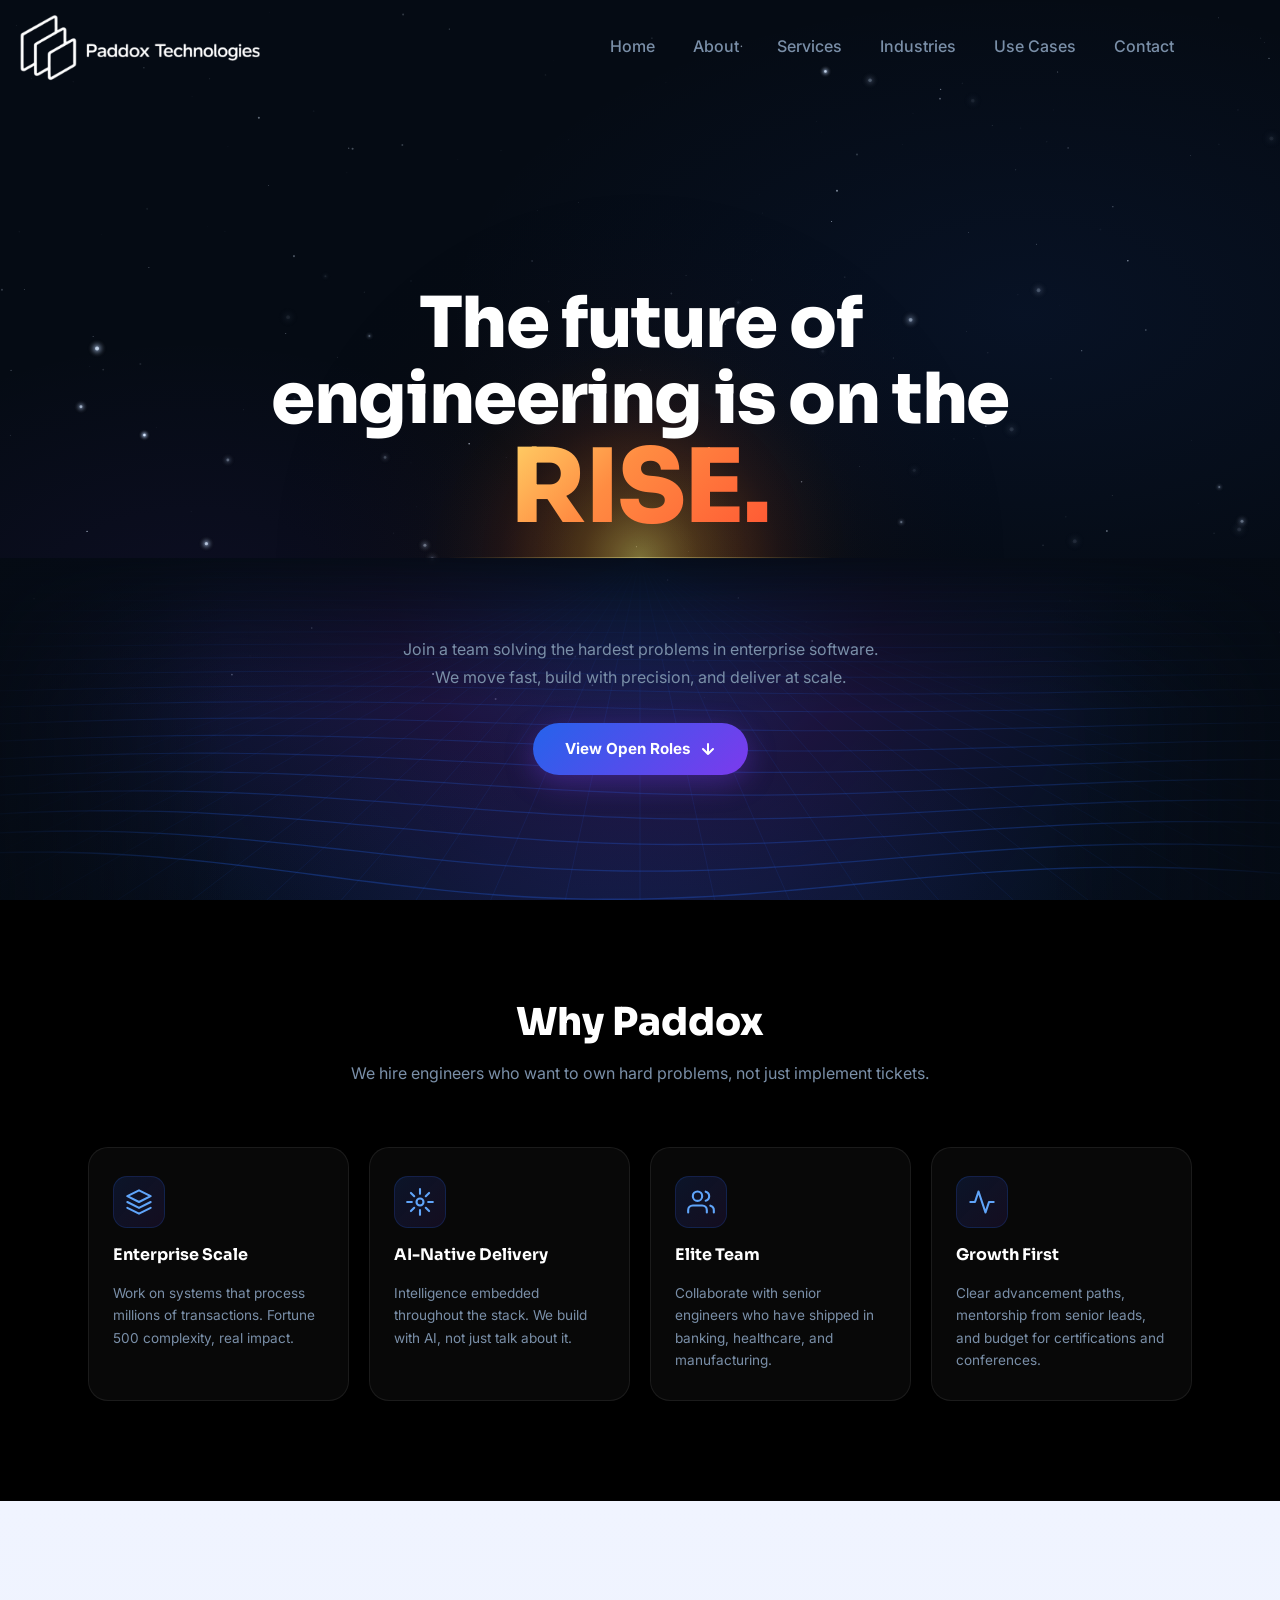
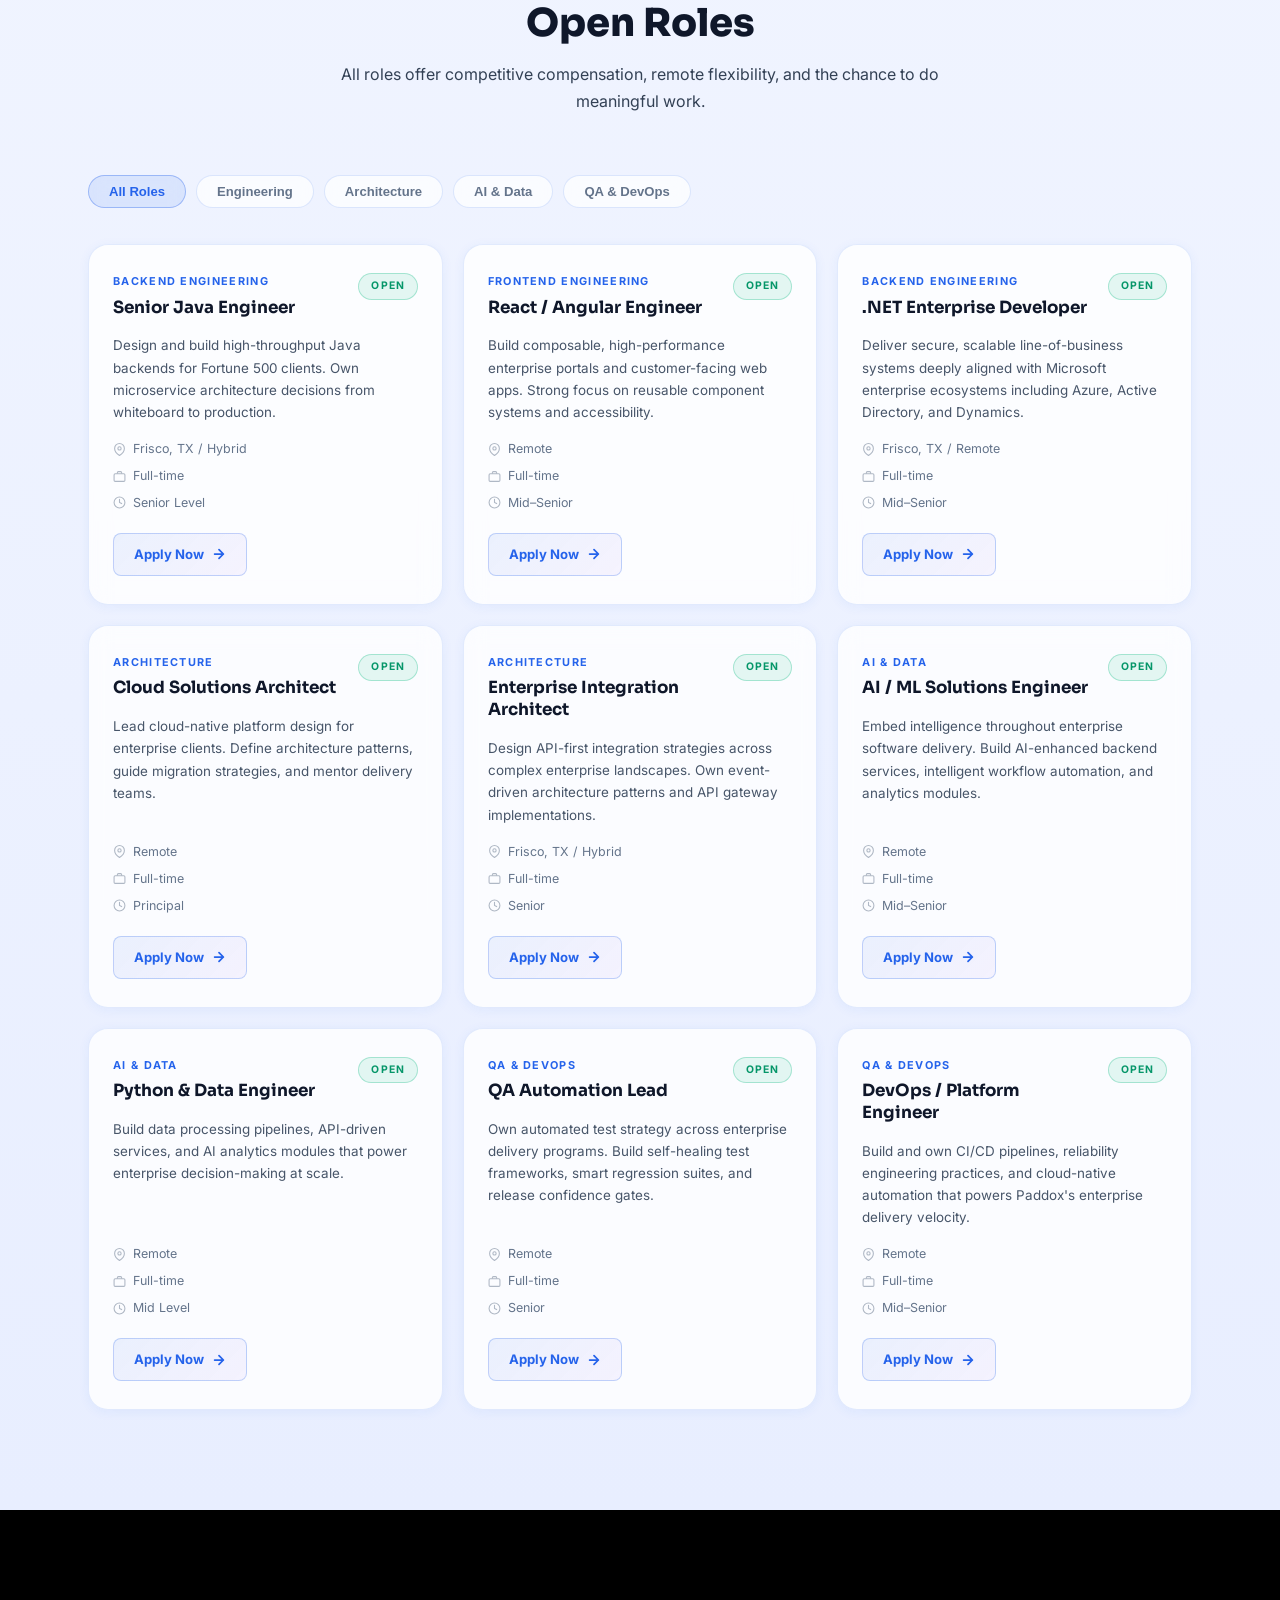
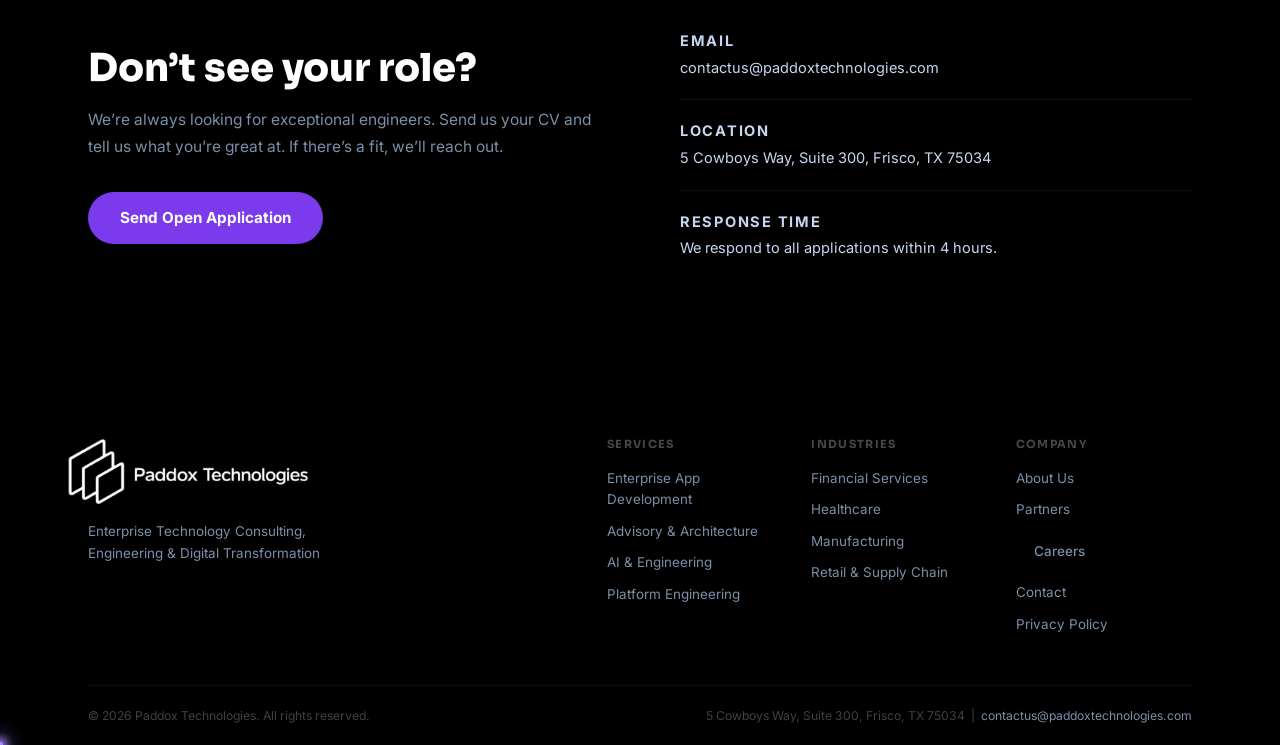
<file: careers.html>
<!DOCTYPE html>
<html lang="en">
<head>
  <meta charset="UTF-8" />
  <meta name="viewport" content="width=device-width, initial-scale=1.0" />
  <title>Paddox Careers | Join Our Engineering Team</title>
  <meta name="description" content="Explore open roles at Paddox Technologies. Join a team of engineers and technologists delivering enterprise-scale software transformation." />
  <link rel="preconnect" href="https://fonts.googleapis.com" />
  <link rel="preconnect" href="https://fonts.gstatic.com" crossorigin />
  <link href="https://fonts.googleapis.com/css2?family=Inter:wght@300;400;500;600;700;800&family=Sora:wght@400;600;700;800&display=swap" rel="stylesheet" />
  <link rel="stylesheet" href="styles.css?v=2" />
  <link rel="stylesheet" href="careers.css" />
</head>
<body>

  <div class="orb orb-1"></div>
  <div class="orb orb-2"></div>

  <!-- NAV -->
  <header id="navbar">
    <div class="nav-container">
      <a href="index.html" class="nav-logo">
        <div class="nav-logo-img-wrap">
          <img src="images/paddoxlogo.png" alt="Paddox Technologies" class="nav-logo-img">
        </div>
      </a>
      <nav class="nav-links" id="navLinks">
        <a href="index.html#home"       class="nav-link">Home</a>
        <a href="index.html#about"      class="nav-link">About</a>
        <a href="index.html#services"   class="nav-link">Services</a>
        <a href="index.html#industries" class="nav-link">Industries</a>
        <a href="index.html#usecases"   class="nav-link">Use Cases</a>
        <a href="index.html#contact"    class="nav-link">Contact</a>
      </nav>

      <button class="hamburger" id="hamburger" aria-label="Menu">
        <span></span><span></span><span></span>
      </button>
    </div>
  </header>

  <!-- CAREERS HERO -->
  <section class="careers-hero hero-section">
    <div class="careers-hero__inner">
<h1 class="careers-hero__title">
        <span class="ch-line ch-line--1">The future of</span>
        <span class="ch-line ch-line--2">engineering is on the</span>
        <span class="ch-line ch-line--3"><span class="sunrise-text">RISE.</span></span>
      </h1>
      <p class="careers-hero__sub ch-line ch-line--4">Join a team solving the hardest problems in enterprise software.<br>We move fast, build with precision, and deliver at scale.</p>
      <a href="#open-roles" class="careers-hero__cta ch-line ch-line--5">View Open Roles
        <svg width="16" height="16" viewBox="0 0 16 16" fill="none"><path d="M8 3v10M3 8l5 5 5-5" stroke="currentColor" stroke-width="2" stroke-linecap="round" stroke-linejoin="round"/></svg>
      </a>
    </div>
  </section>

  <!-- WHY PADDOX -->
  <section class="careers-why section section-alt">
    <div class="container">
      <div class="section-hd">
        <h2>Why Paddox</h2>
        <p>We hire engineers who want to own hard problems, not just implement tickets.</p>
      </div>
      <div class="why-grid">
        <div class="why-card">
          <div class="why-card__icon">
            <svg width="28" height="28" viewBox="0 0 24 24" fill="none"><path d="M12 2L2 7l10 5 10-5-10-5zM2 17l10 5 10-5M2 12l10 5 10-5" stroke="currentColor" stroke-width="1.8" stroke-linecap="round" stroke-linejoin="round"/></svg>
          </div>
          <h4>Enterprise Scale</h4>
          <p>Work on systems that process millions of transactions. Fortune 500 complexity, real impact.</p>
        </div>
        <div class="why-card">
          <div class="why-card__icon">
            <svg width="28" height="28" viewBox="0 0 24 24" fill="none"><circle cx="12" cy="12" r="3" stroke="currentColor" stroke-width="1.8"/><path d="M12 1v4M12 19v4M4.22 4.22l2.83 2.83M16.95 16.95l2.83 2.83M1 12h4M19 12h4M4.22 19.78l2.83-2.83M16.95 7.05l2.83-2.83" stroke="currentColor" stroke-width="1.8" stroke-linecap="round"/></svg>
          </div>
          <h4>AI-Native Delivery</h4>
          <p>Intelligence embedded throughout the stack. We build with AI, not just talk about it.</p>
        </div>
        <div class="why-card">
          <div class="why-card__icon">
            <svg width="28" height="28" viewBox="0 0 24 24" fill="none"><path d="M17 21v-2a4 4 0 0 0-4-4H5a4 4 0 0 0-4 4v2" stroke="currentColor" stroke-width="1.8" stroke-linecap="round"/><circle cx="9" cy="7" r="4" stroke="currentColor" stroke-width="1.8"/><path d="M23 21v-2a4 4 0 0 0-3-3.87M16 3.13a4 4 0 0 1 0 7.75" stroke="currentColor" stroke-width="1.8" stroke-linecap="round"/></svg>
          </div>
          <h4>Elite Team</h4>
          <p>Collaborate with senior engineers who have shipped in banking, healthcare, and manufacturing.</p>
        </div>
        <div class="why-card">
          <div class="why-card__icon">
            <svg width="28" height="28" viewBox="0 0 24 24" fill="none"><polyline points="22 12 18 12 15 21 9 3 6 12 2 12" stroke="currentColor" stroke-width="1.8" stroke-linecap="round" stroke-linejoin="round"/></svg>
          </div>
          <h4>Growth First</h4>
          <p>Clear advancement paths, mentorship from senior leads, and budget for certifications and conferences.</p>
        </div>
      </div>
    </div>
  </section>

  <!-- OPEN ROLES -->
  <section id="open-roles" class="section">
    <div class="container">
      <div class="section-hd">
        <h2>Open Roles</h2>
        <p>All roles offer competitive compensation, remote flexibility, and the chance to do meaningful work.</p>
      </div>

      <!-- Filter tabs -->
      <div class="jobs-filter" id="jobsFilter">
        <button class="jobs-filter__btn jobs-filter__btn--active" data-filter="all">All Roles</button>
        <button class="jobs-filter__btn" data-filter="engineering">Engineering</button>
        <button class="jobs-filter__btn" data-filter="architecture">Architecture</button>
        <button class="jobs-filter__btn" data-filter="ai">AI &amp; Data</button>
        <button class="jobs-filter__btn" data-filter="qa">QA &amp; DevOps</button>
      </div>

      <!-- Job cards -->
      <div class="jobs-grid" id="jobsGrid">

        <div class="job-card" data-dept="engineering">
          <div class="job-card__header">
            <div>
              <span class="job-card__dept">Backend Engineering</span>
              <h3 class="job-card__title">Senior Java Engineer</h3>
            </div>
            <span class="job-card__badge job-card__badge--open">Open</span>
          </div>
          <p class="job-card__desc">Design and build high-throughput Java backends for Fortune 500 clients. Own microservice architecture decisions from whiteboard to production.</p>
          <div class="job-card__meta">
            <span><svg width="13" height="13" viewBox="0 0 24 24" fill="none"><path d="M21 10c0 7-9 13-9 13s-9-6-9-13a9 9 0 0 1 18 0z" stroke="currentColor" stroke-width="2"/><circle cx="12" cy="10" r="3" stroke="currentColor" stroke-width="2"/></svg>Frisco, TX / Hybrid</span>
            <span><svg width="13" height="13" viewBox="0 0 24 24" fill="none"><rect x="2" y="7" width="20" height="14" rx="2" stroke="currentColor" stroke-width="2"/><path d="M16 7V5a2 2 0 0 0-2-2h-4a2 2 0 0 0-2 2v2" stroke="currentColor" stroke-width="2"/></svg>Full-time</span>
            <span><svg width="13" height="13" viewBox="0 0 24 24" fill="none"><circle cx="12" cy="12" r="10" stroke="currentColor" stroke-width="2"/><polyline points="12 6 12 12 16 14" stroke="currentColor" stroke-width="2" stroke-linecap="round"/></svg>Senior Level</span>
          </div>
          <a href="mailto:contactus@paddoxtechnologies.com?subject=Application — Senior Java Engineer" class="job-card__apply">Apply Now <svg width="14" height="14" viewBox="0 0 16 16" fill="none"><path d="M3 8h10M8 3l5 5-5 5" stroke="currentColor" stroke-width="2" stroke-linecap="round" stroke-linejoin="round"/></svg></a>
        </div>

        <div class="job-card" data-dept="engineering">
          <div class="job-card__header">
            <div>
              <span class="job-card__dept">Frontend Engineering</span>
              <h3 class="job-card__title">React / Angular Engineer</h3>
            </div>
            <span class="job-card__badge job-card__badge--open">Open</span>
          </div>
          <p class="job-card__desc">Build composable, high-performance enterprise portals and customer-facing web apps. Strong focus on reusable component systems and accessibility.</p>
          <div class="job-card__meta">
            <span><svg width="13" height="13" viewBox="0 0 24 24" fill="none"><path d="M21 10c0 7-9 13-9 13s-9-6-9-13a9 9 0 0 1 18 0z" stroke="currentColor" stroke-width="2"/><circle cx="12" cy="10" r="3" stroke="currentColor" stroke-width="2"/></svg>Remote</span>
            <span><svg width="13" height="13" viewBox="0 0 24 24" fill="none"><rect x="2" y="7" width="20" height="14" rx="2" stroke="currentColor" stroke-width="2"/><path d="M16 7V5a2 2 0 0 0-2-2h-4a2 2 0 0 0-2 2v2" stroke="currentColor" stroke-width="2"/></svg>Full-time</span>
            <span><svg width="13" height="13" viewBox="0 0 24 24" fill="none"><circle cx="12" cy="12" r="10" stroke="currentColor" stroke-width="2"/><polyline points="12 6 12 12 16 14" stroke="currentColor" stroke-width="2" stroke-linecap="round"/></svg>Mid–Senior</span>
          </div>
          <a href="mailto:contactus@paddoxtechnologies.com?subject=Application — React / Angular Engineer" class="job-card__apply">Apply Now <svg width="14" height="14" viewBox="0 0 16 16" fill="none"><path d="M3 8h10M8 3l5 5-5 5" stroke="currentColor" stroke-width="2" stroke-linecap="round" stroke-linejoin="round"/></svg></a>
        </div>

        <div class="job-card" data-dept="engineering">
          <div class="job-card__header">
            <div>
              <span class="job-card__dept">Backend Engineering</span>
              <h3 class="job-card__title">.NET Enterprise Developer</h3>
            </div>
            <span class="job-card__badge job-card__badge--open">Open</span>
          </div>
          <p class="job-card__desc">Deliver secure, scalable line-of-business systems deeply aligned with Microsoft enterprise ecosystems including Azure, Active Directory, and Dynamics.</p>
          <div class="job-card__meta">
            <span><svg width="13" height="13" viewBox="0 0 24 24" fill="none"><path d="M21 10c0 7-9 13-9 13s-9-6-9-13a9 9 0 0 1 18 0z" stroke="currentColor" stroke-width="2"/><circle cx="12" cy="10" r="3" stroke="currentColor" stroke-width="2"/></svg>Frisco, TX / Remote</span>
            <span><svg width="13" height="13" viewBox="0 0 24 24" fill="none"><rect x="2" y="7" width="20" height="14" rx="2" stroke="currentColor" stroke-width="2"/><path d="M16 7V5a2 2 0 0 0-2-2h-4a2 2 0 0 0-2 2v2" stroke="currentColor" stroke-width="2"/></svg>Full-time</span>
            <span><svg width="13" height="13" viewBox="0 0 24 24" fill="none"><circle cx="12" cy="12" r="10" stroke="currentColor" stroke-width="2"/><polyline points="12 6 12 12 16 14" stroke="currentColor" stroke-width="2" stroke-linecap="round"/></svg>Mid–Senior</span>
          </div>
          <a href="mailto:contactus@paddoxtechnologies.com?subject=Application — .NET Enterprise Developer" class="job-card__apply">Apply Now <svg width="14" height="14" viewBox="0 0 16 16" fill="none"><path d="M3 8h10M8 3l5 5-5 5" stroke="currentColor" stroke-width="2" stroke-linecap="round" stroke-linejoin="round"/></svg></a>
        </div>

        <div class="job-card" data-dept="architecture">
          <div class="job-card__header">
            <div>
              <span class="job-card__dept">Architecture</span>
              <h3 class="job-card__title">Cloud Solutions Architect</h3>
            </div>
            <span class="job-card__badge job-card__badge--open">Open</span>
          </div>
          <p class="job-card__desc">Lead cloud-native platform design for enterprise clients. Define architecture patterns, guide migration strategies, and mentor delivery teams.</p>
          <div class="job-card__meta">
            <span><svg width="13" height="13" viewBox="0 0 24 24" fill="none"><path d="M21 10c0 7-9 13-9 13s-9-6-9-13a9 9 0 0 1 18 0z" stroke="currentColor" stroke-width="2"/><circle cx="12" cy="10" r="3" stroke="currentColor" stroke-width="2"/></svg>Remote</span>
            <span><svg width="13" height="13" viewBox="0 0 24 24" fill="none"><rect x="2" y="7" width="20" height="14" rx="2" stroke="currentColor" stroke-width="2"/><path d="M16 7V5a2 2 0 0 0-2-2h-4a2 2 0 0 0-2 2v2" stroke="currentColor" stroke-width="2"/></svg>Full-time</span>
            <span><svg width="13" height="13" viewBox="0 0 24 24" fill="none"><circle cx="12" cy="12" r="10" stroke="currentColor" stroke-width="2"/><polyline points="12 6 12 12 16 14" stroke="currentColor" stroke-width="2" stroke-linecap="round"/></svg>Principal</span>
          </div>
          <a href="mailto:contactus@paddoxtechnologies.com?subject=Application — Cloud Solutions Architect" class="job-card__apply">Apply Now <svg width="14" height="14" viewBox="0 0 16 16" fill="none"><path d="M3 8h10M8 3l5 5-5 5" stroke="currentColor" stroke-width="2" stroke-linecap="round" stroke-linejoin="round"/></svg></a>
        </div>

        <div class="job-card" data-dept="architecture">
          <div class="job-card__header">
            <div>
              <span class="job-card__dept">Architecture</span>
              <h3 class="job-card__title">Enterprise Integration Architect</h3>
            </div>
            <span class="job-card__badge job-card__badge--open">Open</span>
          </div>
          <p class="job-card__desc">Design API-first integration strategies across complex enterprise landscapes. Own event-driven architecture patterns and API gateway implementations.</p>
          <div class="job-card__meta">
            <span><svg width="13" height="13" viewBox="0 0 24 24" fill="none"><path d="M21 10c0 7-9 13-9 13s-9-6-9-13a9 9 0 0 1 18 0z" stroke="currentColor" stroke-width="2"/><circle cx="12" cy="10" r="3" stroke="currentColor" stroke-width="2"/></svg>Frisco, TX / Hybrid</span>
            <span><svg width="13" height="13" viewBox="0 0 24 24" fill="none"><rect x="2" y="7" width="20" height="14" rx="2" stroke="currentColor" stroke-width="2"/><path d="M16 7V5a2 2 0 0 0-2-2h-4a2 2 0 0 0-2 2v2" stroke="currentColor" stroke-width="2"/></svg>Full-time</span>
            <span><svg width="13" height="13" viewBox="0 0 24 24" fill="none"><circle cx="12" cy="12" r="10" stroke="currentColor" stroke-width="2"/><polyline points="12 6 12 12 16 14" stroke="currentColor" stroke-width="2" stroke-linecap="round"/></svg>Senior</span>
          </div>
          <a href="mailto:contactus@paddoxtechnologies.com?subject=Application — Enterprise Integration Architect" class="job-card__apply">Apply Now <svg width="14" height="14" viewBox="0 0 16 16" fill="none"><path d="M3 8h10M8 3l5 5-5 5" stroke="currentColor" stroke-width="2" stroke-linecap="round" stroke-linejoin="round"/></svg></a>
        </div>

        <div class="job-card" data-dept="ai">
          <div class="job-card__header">
            <div>
              <span class="job-card__dept">AI &amp; Data</span>
              <h3 class="job-card__title">AI / ML Solutions Engineer</h3>
            </div>
            <span class="job-card__badge job-card__badge--open">Open</span>
          </div>
          <p class="job-card__desc">Embed intelligence throughout enterprise software delivery. Build AI-enhanced backend services, intelligent workflow automation, and analytics modules.</p>
          <div class="job-card__meta">
            <span><svg width="13" height="13" viewBox="0 0 24 24" fill="none"><path d="M21 10c0 7-9 13-9 13s-9-6-9-13a9 9 0 0 1 18 0z" stroke="currentColor" stroke-width="2"/><circle cx="12" cy="10" r="3" stroke="currentColor" stroke-width="2"/></svg>Remote</span>
            <span><svg width="13" height="13" viewBox="0 0 24 24" fill="none"><rect x="2" y="7" width="20" height="14" rx="2" stroke="currentColor" stroke-width="2"/><path d="M16 7V5a2 2 0 0 0-2-2h-4a2 2 0 0 0-2 2v2" stroke="currentColor" stroke-width="2"/></svg>Full-time</span>
            <span><svg width="13" height="13" viewBox="0 0 24 24" fill="none"><circle cx="12" cy="12" r="10" stroke="currentColor" stroke-width="2"/><polyline points="12 6 12 12 16 14" stroke="currentColor" stroke-width="2" stroke-linecap="round"/></svg>Mid–Senior</span>
          </div>
          <a href="mailto:contactus@paddoxtechnologies.com?subject=Application — AI / ML Solutions Engineer" class="job-card__apply">Apply Now <svg width="14" height="14" viewBox="0 0 16 16" fill="none"><path d="M3 8h10M8 3l5 5-5 5" stroke="currentColor" stroke-width="2" stroke-linecap="round" stroke-linejoin="round"/></svg></a>
        </div>

        <div class="job-card" data-dept="ai">
          <div class="job-card__header">
            <div>
              <span class="job-card__dept">AI &amp; Data</span>
              <h3 class="job-card__title">Python &amp; Data Engineer</h3>
            </div>
            <span class="job-card__badge job-card__badge--open">Open</span>
          </div>
          <p class="job-card__desc">Build data processing pipelines, API-driven services, and AI analytics modules that power enterprise decision-making at scale.</p>
          <div class="job-card__meta">
            <span><svg width="13" height="13" viewBox="0 0 24 24" fill="none"><path d="M21 10c0 7-9 13-9 13s-9-6-9-13a9 9 0 0 1 18 0z" stroke="currentColor" stroke-width="2"/><circle cx="12" cy="10" r="3" stroke="currentColor" stroke-width="2"/></svg>Remote</span>
            <span><svg width="13" height="13" viewBox="0 0 24 24" fill="none"><rect x="2" y="7" width="20" height="14" rx="2" stroke="currentColor" stroke-width="2"/><path d="M16 7V5a2 2 0 0 0-2-2h-4a2 2 0 0 0-2 2v2" stroke="currentColor" stroke-width="2"/></svg>Full-time</span>
            <span><svg width="13" height="13" viewBox="0 0 24 24" fill="none"><circle cx="12" cy="12" r="10" stroke="currentColor" stroke-width="2"/><polyline points="12 6 12 12 16 14" stroke="currentColor" stroke-width="2" stroke-linecap="round"/></svg>Mid Level</span>
          </div>
          <a href="mailto:contactus@paddoxtechnologies.com?subject=Application — Python & Data Engineer" class="job-card__apply">Apply Now <svg width="14" height="14" viewBox="0 0 16 16" fill="none"><path d="M3 8h10M8 3l5 5-5 5" stroke="currentColor" stroke-width="2" stroke-linecap="round" stroke-linejoin="round"/></svg></a>
        </div>

        <div class="job-card" data-dept="qa">
          <div class="job-card__header">
            <div>
              <span class="job-card__dept">QA &amp; DevOps</span>
              <h3 class="job-card__title">QA Automation Lead</h3>
            </div>
            <span class="job-card__badge job-card__badge--open">Open</span>
          </div>
          <p class="job-card__desc">Own automated test strategy across enterprise delivery programs. Build self-healing test frameworks, smart regression suites, and release confidence gates.</p>
          <div class="job-card__meta">
            <span><svg width="13" height="13" viewBox="0 0 24 24" fill="none"><path d="M21 10c0 7-9 13-9 13s-9-6-9-13a9 9 0 0 1 18 0z" stroke="currentColor" stroke-width="2"/><circle cx="12" cy="10" r="3" stroke="currentColor" stroke-width="2"/></svg>Remote</span>
            <span><svg width="13" height="13" viewBox="0 0 24 24" fill="none"><rect x="2" y="7" width="20" height="14" rx="2" stroke="currentColor" stroke-width="2"/><path d="M16 7V5a2 2 0 0 0-2-2h-4a2 2 0 0 0-2 2v2" stroke="currentColor" stroke-width="2"/></svg>Full-time</span>
            <span><svg width="13" height="13" viewBox="0 0 24 24" fill="none"><circle cx="12" cy="12" r="10" stroke="currentColor" stroke-width="2"/><polyline points="12 6 12 12 16 14" stroke="currentColor" stroke-width="2" stroke-linecap="round"/></svg>Senior</span>
          </div>
          <a href="mailto:contactus@paddoxtechnologies.com?subject=Application — QA Automation Lead" class="job-card__apply">Apply Now <svg width="14" height="14" viewBox="0 0 16 16" fill="none"><path d="M3 8h10M8 3l5 5-5 5" stroke="currentColor" stroke-width="2" stroke-linecap="round" stroke-linejoin="round"/></svg></a>
        </div>

        <div class="job-card" data-dept="qa">
          <div class="job-card__header">
            <div>
              <span class="job-card__dept">QA &amp; DevOps</span>
              <h3 class="job-card__title">DevOps / Platform Engineer</h3>
            </div>
            <span class="job-card__badge job-card__badge--open">Open</span>
          </div>
          <p class="job-card__desc">Build and own CI/CD pipelines, reliability engineering practices, and cloud-native automation that powers Paddox's enterprise delivery velocity.</p>
          <div class="job-card__meta">
            <span><svg width="13" height="13" viewBox="0 0 24 24" fill="none"><path d="M21 10c0 7-9 13-9 13s-9-6-9-13a9 9 0 0 1 18 0z" stroke="currentColor" stroke-width="2"/><circle cx="12" cy="10" r="3" stroke="currentColor" stroke-width="2"/></svg>Remote</span>
            <span><svg width="13" height="13" viewBox="0 0 24 24" fill="none"><rect x="2" y="7" width="20" height="14" rx="2" stroke="currentColor" stroke-width="2"/><path d="M16 7V5a2 2 0 0 0-2-2h-4a2 2 0 0 0-2 2v2" stroke="currentColor" stroke-width="2"/></svg>Full-time</span>
            <span><svg width="13" height="13" viewBox="0 0 24 24" fill="none"><circle cx="12" cy="12" r="10" stroke="currentColor" stroke-width="2"/><polyline points="12 6 12 12 16 14" stroke="currentColor" stroke-width="2" stroke-linecap="round"/></svg>Mid–Senior</span>
          </div>
          <a href="mailto:contactus@paddoxtechnologies.com?subject=Application — DevOps / Platform Engineer" class="job-card__apply">Apply Now <svg width="14" height="14" viewBox="0 0 16 16" fill="none"><path d="M3 8h10M8 3l5 5-5 5" stroke="currentColor" stroke-width="2" stroke-linecap="round" stroke-linejoin="round"/></svg></a>
        </div>

      </div>
    </div>
  </section>

  <!-- OPEN APPLICATION CTA -->
  <section class="careers-open section section-alt">
    <div class="container">
      <div class="careers-open__inner">
        <div class="careers-open__copy">
          <h2>Don&rsquo;t see your role?</h2>
          <p>We&rsquo;re always looking for exceptional engineers. Send us your CV and tell us what you&rsquo;re great at. If there&rsquo;s a fit, we&rsquo;ll reach out.</p>
          <a href="mailto:contactus@paddoxtechnologies.com?subject=Open Application — Paddox Technologies" class="careers-open__btn">Send Open Application</a>
        </div>
        <div class="careers-open__contact">
          <div class="careers-contact-item">
            <span class="careers-contact-label">Email</span>
            <a href="mailto:contactus@paddoxtechnologies.com">contactus@paddoxtechnologies.com</a>
          </div>
          <div class="careers-contact-item">
            <span class="careers-contact-label">Location</span>
            <span>5 Cowboys Way, Suite 300, Frisco, TX 75034</span>
          </div>
          <div class="careers-contact-item">
            <span class="careers-contact-label">Response Time</span>
            <span>We respond to all applications within 4 hours.</span>
          </div>
        </div>
      </div>
    </div>
  </section>

  <!-- FOOTER -->
  <footer>
    <div class="footer-container">
      <div class="footer-top">
        <div class="footer-brand">
          <div class="nav-logo">
            <div class="nav-logo-img-wrap">
              <img src="images/paddoxlogo.png" alt="Paddox Technologies" class="nav-logo-img">
            </div>
          </div>
          <p>Enterprise Technology Consulting, Engineering &amp; Digital Transformation</p>
        </div>
        <div class="footer-links">
          <div class="footer-col">
            <h5>Services</h5>
            <a href="index.html#services">Enterprise App Development</a>
            <a href="index.html#services">Advisory &amp; Architecture</a>
            <a href="index.html#services">AI &amp; Engineering</a>
            <a href="index.html#services">Platform Engineering</a>
          </div>
          <div class="footer-col">
            <h5>Industries</h5>
            <a href="index.html#industries">Financial Services</a>
            <a href="index.html#industries">Healthcare</a>
            <a href="index.html#industries">Manufacturing</a>
            <a href="index.html#industries">Retail &amp; Supply Chain</a>
          </div>
          <div class="footer-col">
            <h5>Company</h5>
            <a href="index.html#about">About Us</a>
            <a href="index.html#partners">Partners</a>
            <a href="careers.html" class="nav-link active">Careers</a>
            <a href="index.html#contact">Contact</a>
            <a href="#">Privacy Policy</a>
          </div>
        </div>
      </div>
      <div class="footer-bottom">
        <p>&copy; 2026 Paddox Technologies. All rights reserved.</p>
        <p>5 Cowboys Way, Suite 300, Frisco, TX 75034 &nbsp;|&nbsp; <a href="mailto:contactus@paddoxtechnologies.com">contactus@paddoxtechnologies.com</a></p>
      </div>
    </div>
  </footer>

  <div id="glow-cursor"></div>
  <script>window.PADDOX_SUNRISE = true;</script>
  <script src="script.js"></script>
  <script>
    // Job filter
    (function () {
      const btns  = document.querySelectorAll('.jobs-filter__btn');
      const cards = document.querySelectorAll('.job-card');
      btns.forEach(btn => {
        btn.addEventListener('click', () => {
          btns.forEach(b => b.classList.remove('jobs-filter__btn--active'));
          btn.classList.add('jobs-filter__btn--active');
          const filter = btn.dataset.filter;
          cards.forEach(card => {
            const show = filter === 'all' || card.dataset.dept === filter;
            card.style.display = show ? '' : 'none';
          });
        });
      });
    }());
  </script>
</body>
</html>
</file>
<file: styles.css>
*,*::before,*::after{box-sizing:border-box;margin:0;padding:0}
html{scroll-behavior:smooth}
body{font-family:'Inter',sans-serif;background:#050b14;color:#c8d6f0;overflow-x:hidden;line-height:1.6;cursor:none}
a,button,[role="button"]{cursor:none}

/* Custom glow cursor */
#glow-cursor{
  position:fixed;
  width:6px;height:6px;
  border-radius:50%;
  pointer-events:none;
  z-index:10000;
  transform:translate(-50%,-50%);
  background:#a78bfa;
  box-shadow:
    0 0 8px 3px rgba(167,139,250,0.7),
    0 0 20px 6px rgba(167,139,250,0.3);
  transition:width 0.2s ease,height 0.2s ease,opacity 0.2s ease}
a{text-decoration:none;color:inherit}
ul{list-style:none}

:root{
  --blue:#2563eb;--blue-l:#60a5fa;--purple:#7c3aed;--cyan:#06b6d4;
  --text:#c8d6f0;--text2:#7a8fa8;
  --card:#ffffff05;--card-h:#ffffff08;
  --border:#ffffff0d;--border-h:#ffffff20;
  --rad:14px;--rad2:20px;
  --tr:0.25s ease;
}

/* BACKGROUND ORBS */
.orb{position:fixed;border-radius:50%;filter:blur(130px);pointer-events:none;z-index:0;opacity:0.07}
.orb-1{width:65vw;height:65vw;top:-15%;right:-15%;background:var(--blue)}
.orb-2{width:55vw;height:55vw;bottom:-15%;left:-15%;background:var(--purple)}

/* NAV */
#navbar{position:fixed;top:0;left:0;right:0;z-index:1000;transition:background var(--tr),border-color var(--tr),box-shadow var(--tr)}
#navbar.scrolled{background:rgba(5,11,20,0.92);backdrop-filter:blur(20px);-webkit-backdrop-filter:blur(20px);border-bottom:1px solid var(--border);box-shadow:0 4px 32px rgba(0,0,0,0.4)}
.nav-container{max-width:1200px;margin:0 auto;padding:0 48px 0 0;height:94px;display:flex;align-items:center}
.nav-logo{display:flex;align-items:center;flex-shrink:0;margin-right:auto}
.nav-logo-img-wrap{display:flex;align-items:center;margin-left:-48px}
.nav-logo-img{height:70px;width:auto;display:block;mix-blend-mode:screen;filter:brightness(1.8) contrast(1.2)}
.nav-links{display:flex;align-items:center;gap:2px}
.nav-link{padding:10px 18px;border-radius:8px;font-size:1.0rem;font-weight:500;color:var(--text2);transition:color var(--tr),background var(--tr)}
.nav-link:hover,.nav-link.active{color:#fff;background:rgba(255,255,255,0.07)}
.nav-cta{margin-left:20px;background:var(--blue);color:#fff;padding:13px 28px;border-radius:50px;font-size:1.0rem;font-weight:600;transition:opacity var(--tr),transform var(--tr);white-space:nowrap}
.nav-cta:hover{opacity:0.88;transform:translateY(-1px)}
.hamburger{display:none;flex-direction:column;gap:5px;background:none;border:none;cursor:pointer;padding:8px;margin-left:auto}
.hamburger span{display:block;width:24px;height:2px;background:#fff;border-radius:2px;transition:var(--tr)}

/* HERO */
.hero-section{min-height:auto;display:flex;align-items:center;position:relative;overflow:hidden;
  background:
    radial-gradient(ellipse 60% 45% at 50% 105%,rgba(37,99,235,0.12) 0%,transparent 60%),
    radial-gradient(ellipse 70% 55% at 80% 35%,rgba(37,99,235,0.08) 0%,transparent 65%),
    radial-gradient(ellipse 50% 50% at 15% 70%,rgba(124,58,237,0.07) 0%,transparent 65%),
    #050b14}
.hero-inner{
  max-width:1200px;width:100%;margin:0 auto;padding:340px 48px 140px;
  position:relative;z-index:3;
  display:flex;flex-direction:column;align-items:flex-start}

/* ── Hero entry animation ── */
@keyframes heroSlideUp{
  from{opacity:0;transform:translateY(48px)}
  to  {opacity:1;transform:translateY(0)}}
.hero-line--left{
  animation:heroSlideUp 1.32s cubic-bezier(0.22,1,0.36,1) both;
  animation-delay:0.1s}
.hero-title{
  animation:heroSlideUp 1.32s cubic-bezier(0.22,1,0.36,1) both;
  animation-delay:0.25s}
.hero-accent{
  animation:heroSlideUp 1.21s cubic-bezier(0.22,1,0.36,1) both;
  animation-delay:0.40s}
.hero-sub-heading{
  animation:heroSlideUp 1.32s cubic-bezier(0.22,1,0.36,1) both;
  animation-delay:0.50s}
.hero-sub{
  animation:heroSlideUp 1.32s cubic-bezier(0.22,1,0.36,1) both;
  animation-delay:0.65s}
.hero-cta{
  animation:heroSlideUp 1.32s cubic-bezier(0.22,1,0.36,1) both;
  animation-delay:0.78s}
.hero-badges{
  animation:heroSlideUp 1.43s cubic-bezier(0.22,1,0.36,1) both;
  animation-delay:0.90s}

/* "We engineer" floats above the grid — pushed hard left */
.hero-line--left,.hero-title{text-transform:uppercase}
.hero-line--left{
  font-family:'Sora',sans-serif;
  font-size:clamp(2.6rem,5.4vw,4.775rem);
  font-weight:800;color:#fff;
  letter-spacing:-0.02em;line-height:1.05;
  display:block;margin-bottom:0;
  margin-left:-48px}

/* Two-column row: "platforms that" + right panel */
.hero-grid{
  display:grid;
  grid-template-columns:1fr 340px;
  gap:24px;
  align-items:flex-start;
  width:100%}

.hero-right{display:flex;flex-direction:column;gap:20px;padding-top:6px}
.eyebrow{display:inline-flex;background:rgba(37,99,235,0.12);border:1px solid rgba(37,99,235,0.25);color:var(--blue-l);padding:5px 16px;border-radius:100px;font-size:0.71rem;font-weight:700;text-transform:uppercase;letter-spacing:0.12em;margin-bottom:24px}
/* "platforms that" — right-aligned within its column, pressing toward the right panel */
.hero-title{
  font-family:'Sora',sans-serif;font-weight:800;color:#fff;
  font-size:clamp(2.6rem,5.4vw,4.775rem);
  line-height:1.0;letter-spacing:-0.02em;margin:0;
  text-align:right}

.hero-line--main{font-size:clamp(2.6rem,5.4vw,4.775rem)}

/* Right column accent bar */
.hero-accent{width:40px;height:4px;background:linear-gradient(90deg,#60a5fa,#a78bfa);border-radius:2px}

/* "power tomorrow, today." subheading */
.hero-sub-heading{
  font-family:'Sora',sans-serif;font-size:clamp(1.3rem,2vw,1.7rem);
  font-weight:800;color:#fff;line-height:1.25;margin:0}

.gradient-text{background:linear-gradient(135deg,#60a5fa 0%,#a78bfa 50%,#f472b6 100%);-webkit-background-clip:text;-webkit-text-fill-color:transparent;background-clip:text}

.hero-sub{font-size:0.97rem;color:var(--text2);line-height:1.75;margin:0}

/* CTA */
.hero-cta{
  display:inline-flex;align-items:center;gap:0;
  font-size:0.92rem;font-weight:700;color:#fff;
  background:none;border:none;cursor:pointer;
  transition:opacity 0.2s ease}
.hero-cta__arrow{
  display:inline-flex;align-items:center;justify-content:center;
  width:30px;height:30px;
  background:var(--blue);border-radius:4px;
  margin-left:12px;
  transition:margin-left 0.25s ease,background 0.25s ease}
.hero-cta:hover .hero-cta__arrow{margin-left:18px;background:#3b82f6}
.hero-cta:hover{opacity:0.9}

/* Left grid column — title at top, badges at bottom */
.hero-left-col{
  display:flex;flex-direction:column;
  justify-content:space-between;
  height:100%}

/* Floating certification badges */
.hero-badges{
  display:flex;align-items:flex-end;flex-wrap:nowrap;gap:32px;
  margin-left:0;margin-right:0}
.hero-badge{
  display:flex;flex-direction:column;align-items:center;gap:10px;
  animation:badge-float 4s ease-in-out infinite;
  animation-delay:var(--bd,0s)}
@keyframes badge-float{
  0%,100%{transform:translateY(0)}
  50%{transform:translateY(-12px)}}
.badge-img{
  display:block;
  mix-blend-mode:normal;
  filter:brightness(0) invert(1) drop-shadow(0 8px 20px rgba(96,165,250,0.5))}
.badge-img--iatf{
  width:48px;height:48px;object-fit:contain;border-radius:50%}
.badge-img--aiag{
  width:68px;height:auto;object-fit:contain}
.badge-img--by{
  width:68px;height:auto;object-fit:contain}
.badge-img--by1{width:90px}
.badge-img--coupa{width:72px}
.badge-img--kinaxis{width:72px}
.badge-img--o9{width:72px}
.badge-shadow{
  width:80%;height:14px;border-radius:50%;
  background:radial-gradient(ellipse at center,rgba(96,165,250,0.75) 0%,rgba(139,92,246,0.35) 45%,transparent 70%);
  filter:blur(6px);
  animation:badge-shadow 4s ease-in-out infinite;
  animation-delay:var(--bd,0s)}
@keyframes badge-shadow{
  0%,100%{transform:scaleX(1);opacity:0.85}
  50%{transform:scaleX(0.65);opacity:0.2}}
.scroll-arrow{
  display:flex;align-items:center;justify-content:center;
  width:52px;height:52px;border-radius:50%;
  color:rgba(255,255,255,0.55);
  border:1.5px solid rgba(255,255,255,0.18);
  background:rgba(255,255,255,0.04);
  backdrop-filter:blur(8px);
  transition:color 0.25s,border-color 0.25s,background 0.25s;
  animation:arrow-bounce 2.2s ease-in-out infinite}
.scroll-arrow:hover{color:#fff;border-color:rgba(255,255,255,0.45);background:rgba(255,255,255,0.08)}
@keyframes arrow-bounce{
  0%,100%{transform:translateY(0)}
  50%{transform:translateY(10px)}}
.btn-primary{display:inline-flex;align-items:center;gap:8px;background:var(--blue);color:#fff;padding:13px 30px;border-radius:50px;font-weight:600;font-size:0.92rem;border:none;cursor:pointer;transition:opacity var(--tr),transform var(--tr),box-shadow var(--tr);white-space:nowrap}
.btn-primary:hover{opacity:0.9;transform:translateY(-2px);box-shadow:0 10px 30px rgba(37,99,235,0.35)}
.btn-outline{display:inline-flex;align-items:center;gap:8px;background:transparent;color:#fff;padding:13px 30px;border-radius:50px;font-weight:600;font-size:0.92rem;cursor:pointer;white-space:nowrap;border:1.5px solid rgba(255,255,255,0.2);transition:border-color var(--tr),color var(--tr),background var(--tr)}
.btn-outline:hover{border-color:var(--blue);color:var(--blue-l);background:rgba(37,99,235,0.07)}
.btn-full{width:100%;justify-content:center}

/* TRUSTED STRIP */
.trusted-strip{padding:18px 0;background:#fff;border-top:none;border-bottom:none}
.trusted-label{text-align:center;font-size:0.78rem;font-weight:700;text-transform:uppercase;letter-spacing:0.14em;color:#94a3b8;margin-bottom:22px}
.marquee-wrapper{overflow:hidden;-webkit-mask-image:linear-gradient(90deg,transparent,black 12%,black 88%,transparent);mask-image:linear-gradient(90deg,transparent,black 12%,black 88%,transparent)}
.marquee-track{display:flex;gap:100px;width:max-content;animation:marquee 28s linear infinite}
.marquee-track:hover{animation-play-state:paused}
@keyframes marquee{0%{transform:translateX(0)}100%{transform:translateX(-33.333%)}}
.trust-logo{
  display:flex;align-items:center;justify-content:center;
  flex-shrink:0;width:140px;height:48px}
.trust-logo img{
  width:100%;height:100%;
  object-fit:contain;object-position:center;
  display:block;
  mix-blend-mode:multiply;
  filter:grayscale(1) opacity(0.5);
  transition:filter 0.35s ease}
.trust-logo:hover img{
  filter:grayscale(0) opacity(1)}

/* SECTIONS */
.section{padding:100px 0;position:relative;z-index:1}
.section-alt{background:#000}
#enterprise{background:url('images/sec4.png?v=3') center center / cover no-repeat;position:relative;margin-bottom:-2px}
#enterprise::before{content:'';position:absolute;inset:0;background:rgba(4,8,20,0.62);pointer-events:none;z-index:0}
#enterprise>.container{position:relative;z-index:1}
.section-light{
  background:linear-gradient(180deg,#060e1e 0%,#080f22 40%,#070d1e 100%);
  position:relative}

/* ── ANIMATED ENERGY FIELD BLOBS ── */

/* Hexagonal honeycomb pattern */
.section-light::before{
  content:'';
  position:absolute;inset:0;
  pointer-events:none;
  z-index:0;
  opacity:0.055;
  background-image:
    url("data:image/svg+xml,%3Csvg xmlns='http://www.w3.org/2000/svg' width='56' height='97'%3E%3Cg stroke='%2360a5fa' stroke-width='0.6' fill='none'%3E%3Cpath d='M28 0L56 16.5V49.5L28 66L0 49.5V16.5Z'/%3E%3Cpath d='M0 66L28 82.5L56 66'/%3E%3Cpath d='M28 66V97'/%3E%3Cpath d='M0 16.5V0M56 16.5V0'/%3E%3C/g%3E%3Ccircle cx='28' cy='0' r='1.8' fill='%2360a5fa'/%3E%3Ccircle cx='56' cy='16.5' r='1.5' fill='%2360a5fa'/%3E%3Ccircle cx='56' cy='49.5' r='1.5' fill='%2360a5fa'/%3E%3Ccircle cx='28' cy='66' r='2' fill='%2360a5fa'/%3E%3Ccircle cx='0' cy='49.5' r='1.5' fill='%2360a5fa'/%3E%3Ccircle cx='0' cy='16.5' r='1.5' fill='%2360a5fa'/%3E%3Ccircle cx='28' cy='33' r='1' fill='%2360a5fa'/%3E%3C/svg%3E");
  background-size:56px 97px}

.section-light .section-hd h2{color:#fff}
.section-light .section-hd p{color:var(--text2)}
.container{max-width:1200px;margin:0 auto;padding:0 48px}
.section-hd{max-width:680px;margin:0 auto 60px;text-align:center}
.section-hd .eyebrow{margin-bottom:16px}
.section-hd h2{font-family:'Sora',sans-serif;font-size:clamp(2rem,3vw,2.7rem);font-weight:800;color:#fff;line-height:1.15;margin-bottom:16px}
.section-hd p{color:var(--text2);font-size:1rem;line-height:1.7}

/* SERVICES — stacked sections */
.capability-section{position:relative}

/* ── SERVICES SLIDER ── */
.svc-slider{position:relative}
.svc-viewport{overflow:hidden}
.svc-track{
  display:flex;
  transition:transform 0.55s cubic-bezier(0.4,0,0.2,1)}
.svc-slide{
  min-width:100%;
  display:grid;grid-template-columns:1fr 1fr;
  gap:64px;align-items:center;
  padding:48px 64px 8px}
.svc-slide__media{
  display:flex;flex-direction:column;
  align-items:center}
.svc-slide__text{
  display:flex;flex-direction:column;gap:20px;justify-content:flex-start}
.svc-slide__text h3{
  font-family:'Sora',sans-serif;
  font-size:clamp(1.3rem,2vw,1.75rem);
  font-weight:800;color:#fff;line-height:1.2;margin:0}

/* Shared text styles */
.svc-index{font-size:0.72rem;font-weight:800;letter-spacing:0.18em;text-transform:uppercase;color:var(--blue-l);opacity:0.7}
.svc-bullets{display:flex;flex-direction:column;gap:10px;margin:0;padding:0;list-style:none}
.svc-bullets li{color:var(--text2);font-size:0.92rem;line-height:1.6;padding-left:18px;position:relative}
.svc-bullets li::before{content:'';position:absolute;left:0;top:10px;width:6px;height:6px;border-radius:50%;background:linear-gradient(135deg,var(--blue-l),#00d4ff)}

/* Service tabs */
.svc-tabs{
  display:flex;flex-wrap:wrap;justify-content:center;
  gap:8px;padding:28px 64px 20px}
.svc-tab{
  padding:7px 18px;border-radius:50px;
  background:rgba(255,255,255,0.05);
  border:1px solid rgba(255,255,255,0.1);
  color:rgba(255,255,255,0.45);
  font-size:0.78rem;font-weight:600;
  cursor:pointer;white-space:nowrap;
  transition:background 0.2s,border-color 0.2s,color 0.2s}
.svc-tab:hover{
  background:rgba(255,255,255,0.10);
  border-color:rgba(255,255,255,0.22);
  color:rgba(255,255,255,0.85)}
.svc-tab-break{flex-basis:100%;height:0}
.svc-tab--active{
  background:rgba(37,99,235,0.18);
  border-color:rgba(96,165,250,0.45);
  color:#60a5fa}

/* Slider nav */
.svc-nav{
  display:flex;align-items:center;justify-content:center;
  gap:20px;margin-top:44px}
.svc-nav-btn{
  width:48px;height:48px;
  border:1px solid rgba(255,255,255,0.18);
  background:rgba(255,255,255,0.05);
  color:#fff;font-size:1.1rem;border-radius:6px;cursor:pointer;
  display:flex;align-items:center;justify-content:center;
  transition:background 0.2s,border-color 0.2s}
.svc-nav-btn:hover{background:rgba(255,255,255,0.12);border-color:rgba(167,139,250,0.6)}
.svc-nav-btn:disabled{opacity:0.3;cursor:default}
.svc-nav-counter{
  font-family:'Sora',sans-serif;font-size:0.85rem;font-weight:700;
  color:rgba(255,255,255,0.45);letter-spacing:0.1em;
  min-width:56px;text-align:center}

/* Video slot placeholder */
.svc-media{width:100%;display:flex;flex-direction:column;align-items:center;gap:50px}

/* Learn More bubble */
.svc-learn-more{
  display:inline-flex;align-items:center;gap:8px;
  align-self:flex-start;
  padding:10px 28px;border-radius:100px;
  background:rgba(255,255,255,0.05);
  border:1px solid rgba(255,255,255,0.14);
  color:rgba(255,255,255,0.65);
  font-size:0.78rem;font-weight:700;letter-spacing:0.1em;text-transform:uppercase;
  white-space:nowrap;
  backdrop-filter:blur(8px);
  box-shadow:0 4px 20px rgba(0,0,0,0.25);
  animation:bubble-hover 3s ease-in-out infinite;
  transition:background 0.25s,border-color 0.25s,color 0.25s,box-shadow 0.25s}
.svc-learn-more:hover{
  background:rgba(37,99,235,0.15);
  border-color:rgba(96,165,250,0.5);
  color:#fff;
  box-shadow:0 4px 28px rgba(37,99,235,0.3)}
@keyframes bubble-hover{
  0%,100%{transform:translateY(0)}
  50%{transform:translateY(-5px)}}
.video-slot{
  width:100%;aspect-ratio:16/9;border-radius:16px;overflow:hidden;
  background:rgba(255,255,255,0.03);
  border:1px solid rgba(167,139,250,0.4);
  position:relative;cursor:pointer;
  box-shadow:
    0 0 0 1px rgba(167,139,250,0.2),
    0 0 50px rgba(139,92,246,0.55),
    0 0 100px rgba(139,92,246,0.28),
    0 20px 50px rgba(0,0,0,0.4);
  transition:border-color 0.3s ease,box-shadow 0.3s ease}
.video-slot:hover{
  border-color:rgba(192,132,252,0.65);
  box-shadow:
    0 0 0 1px rgba(192,132,252,0.3),
    0 0 60px rgba(139,92,246,0.7),
    0 0 120px rgba(139,92,246,0.35),
    0 24px 60px rgba(0,0,0,0.45)}
.video-slot__inner{
  position:absolute;inset:0;display:flex;flex-direction:column;
  align-items:center;justify-content:center;gap:14px}
.play-icon{width:52px;height:52px;opacity:0.6;transition:opacity 0.25s}
.video-slot:hover .play-icon{opacity:1}
.video-slot__label{font-size:0.78rem;font-weight:600;letter-spacing:0.08em;text-transform:uppercase;color:rgba(255,255,255,0.35)}
.video-slot video{position:absolute;inset:0;width:100%;height:100%;object-fit:cover;border-radius:16px}



/* ── 3D FLIP CARDS ─────────────────────────────── */
.map-node{
  position:relative;height:300px;border-radius:16px;overflow:visible;cursor:pointer;
  background:none;border:none;
  perspective:1000px;
  transition:filter 0.3s ease}
.map-node:hover{
  filter:drop-shadow(0 0 20px rgba(0,212,255,0.7))}

/* Flip container — CSS :hover drives the flip */
.flip-inner{
  width:100%;height:100%;position:relative;
  transform-style:preserve-3d;
  transition:transform 0.65s cubic-bezier(0.4,0.2,0.2,1)}
.map-node:hover .flip-inner{
  transform:rotateY(180deg)}

/* Shared face */
.flip-front,.flip-back{
  position:absolute;inset:0;border-radius:16px;overflow:hidden;
  backface-visibility:hidden;-webkit-backface-visibility:hidden}

/* Front — image fills the entire card */
.flip-front{background:#0a1628}
.flip-img{
  width:100%;height:100%;object-fit:cover;object-position:center;display:block;
  transition:transform 0.4s ease}
.map-node:hover .flip-img{transform:scale(1.04)}

/* Back — dark glass with cyan border */
.flip-back{
  border:1px solid rgba(0,212,255,0.45);
  background:linear-gradient(145deg,rgba(5,12,28,0.97) 0%,rgba(8,18,40,0.97) 100%);
  transform:rotateY(180deg);
  display:flex;flex-direction:column;justify-content:center;padding:28px 24px}
.flip-back h4{
  font-family:'Sora',sans-serif;color:#fff;font-size:1.05rem;font-weight:800;
  margin-bottom:16px;line-height:1.3;
  border-bottom:1px solid rgba(0,212,255,0.2);padding-bottom:12px}
.flip-back ul{display:flex;flex-direction:column;gap:9px;margin:0;padding:0;list-style:none}
.flip-back li{
  color:#a8d4f5;font-size:0.83rem;font-weight:500;line-height:1.5;
  padding-left:16px;position:relative}
.flip-back li::before{
  content:'';position:absolute;left:0;top:8px;
  width:5px;height:5px;border-radius:50%;
  background:linear-gradient(135deg,#00d4ff,#2563eb)}

@media(max-width:1024px){
  .map-grid{display:flex;flex-direction:column;align-items:center;gap:18px}
  .map-connections{display:none}
  .node-hub{order:-1;width:100%}
}

/* GRID LAYOUTS */
.grid-3{display:grid;grid-template-columns:repeat(3,1fr);gap:16px;margin-bottom:16px}
.grid-2{display:grid;grid-template-columns:repeat(2,1fr);gap:16px}
.grid-5{display:grid;grid-template-columns:repeat(5,1fr);gap:14px}
.grid-6{display:grid;grid-template-columns:repeat(6,1fr);gap:12px}

/* CARD */
.card{background:var(--card);border:1px solid var(--border);border-radius:var(--rad);padding:28px;transition:background var(--tr),border-color var(--tr),transform 0.25s ease,box-shadow 0.25s ease;position:relative}
.card::before{content:'';display:block;width:20px;height:2px;background:linear-gradient(90deg,var(--blue),var(--purple));margin-bottom:14px}
.card:hover{background:var(--card-h);border-color:var(--border-h);transform:translateY(-4px);box-shadow:0 16px 48px rgba(0,0,0,0.28)}
.card h4{font-family:'Sora',sans-serif;font-size:1rem;font-weight:700;color:#fff;margin-bottom:10px}
.card p{font-size:0.87rem;color:var(--text2);line-height:1.65}
.card ul{margin-top:10px;display:flex;flex-direction:column;gap:7px}
.card li{font-size:0.84rem;color:var(--text2);padding-left:14px;position:relative;line-height:1.45}
.card li::before{content:'';position:absolute;left:0;top:8px;width:5px;height:5px;border-radius:50%;background:var(--blue)}
.card-italic{font-size:0.79rem;font-style:italic;color:var(--text2);margin-bottom:10px;line-height:1.5}
.tech-stack{display:flex;flex-direction:column;gap:6px;margin-top:10px}
.tech-item{background:rgba(255,255,255,0.035);border:1px solid var(--border);border-radius:8px;padding:9px 12px;font-size:0.82rem;color:var(--text2);line-height:1.4;transition:background var(--tr),color var(--tr)}
.tech-item:hover{background:rgba(37,99,235,0.08);color:#fff}

/* ── ISOMETRIC BLADE STACK ── */
.iso-scene{
  display:grid;grid-template-columns:1.5fr 1fr;
  gap:56px;align-items:flex-start;margin-bottom:72px}

.iso-copy{display:flex;flex-direction:column;gap:20px}
.iso-copy-hd{margin-bottom:8px}
.iso-copy-hd h2{font-family:'Sora',sans-serif;font-size:clamp(1.6rem,2.4vw,2.2rem);font-weight:800;color:#fff;line-height:1.2;margin-bottom:14px;text-align:left}
.iso-copy-hd p{font-size:0.95rem;color:var(--text2);line-height:1.65;text-align:left}
.iso-copy blockquote{font-family:'Sora',sans-serif;font-size:1.1rem;font-weight:700;color:#fff;line-height:1.5;border:none;padding:0;margin:0;font-style:normal}
.iso-copy p{font-size:0.9rem;color:var(--text2);line-height:1.65}
.quote-mark{font-family:'Sora',sans-serif;font-size:5rem;font-weight:800;color:var(--blue);line-height:0.7;opacity:0.45;margin-bottom:4px;margin-top:36px}
blockquote{font-size:1.05rem;color:rgba(255,255,255,0.78);line-height:1.8;font-style:italic;margin-bottom:28px;border-left:2px solid var(--blue);padding-left:20px}

/* Blade stack — per-element perspective keeps 3D without shared focal point */
.iso-stack{
  position:relative;
  padding:8px 0 8px 40px}

/* Interactive scroll track */
.iso-scroll-track{
  position:absolute;left:-4px;top:0;bottom:0;width:4px;
  background:rgba(0,212,255,0.12);
  border-radius:4px;
  cursor:pointer;
  z-index:5;
  user-select:none}
.iso-scroll-track::before{
  content:'';position:absolute;inset:0;border-radius:4px;
  background:linear-gradient(to bottom,transparent,rgba(0,212,255,0.2),transparent);
  pointer-events:none}
.iso-scroll-thumb{
  position:absolute;left:50%;transform:translateX(-50%);
  width:14px;height:36px;
  background:linear-gradient(to bottom,rgba(0,212,255,0.95),rgba(96,165,250,0.85));
  border-radius:6px;
  cursor:grab;
  box-shadow:0 0 10px rgba(0,212,255,0.8),0 0 22px rgba(0,212,255,0.35);
  transition:top 0.22s cubic-bezier(0.4,0,0.2,1),height 0.2s ease;
  top:0}
.iso-scroll-thumb:active{cursor:grabbing;height:44px}

/* Blades — controlled by scroll track, not hover */
.iso-blade{
  position:relative;
  display:flex;align-items:center;gap:20px;
  padding:20px 32px;border-radius:12px;
  margin-bottom:12px;
  background:rgba(10,20,30,0.6);
  backdrop-filter:blur(15px);-webkit-backdrop-filter:blur(15px);
  border:1px solid rgba(0,212,255,0.15);
  box-shadow:0 4px 20px rgba(0,0,0,0.35);
  transform:perspective(600px) rotateX(58deg);
  transform-origin:50% 50%;
  transition:transform 0.4s cubic-bezier(0.4,0,0.2,1),
             border-color 0.3s ease,
             box-shadow 0.3s ease;
  will-change:transform}
.iso-blade--active{
  transform:perspective(600px) rotateX(0deg) translateZ(40px);
  border-color:rgba(0,212,255,0.55);
  box-shadow:0 0 0 1px rgba(0,212,255,0.3),0 24px 50px rgba(0,212,255,0.18),0 12px 30px rgba(0,0,0,0.5);
  z-index:10}

.iso-blade__num{
  flex-shrink:0;width:28px;
  font-size:0.72rem;font-weight:800;letter-spacing:0.14em;
  color:rgba(0,212,255,0.65);text-transform:uppercase}
.iso-blade__body h4{
  font-family:'Sora',sans-serif;font-size:1.02rem;font-weight:700;
  color:#fff;margin-bottom:4px;line-height:1.3}
.iso-blade__body p{font-size:0.85rem;color:rgba(255,255,255,0.42);line-height:1.4;margin:0}
.subsection-hd{text-align:center;margin-bottom:28px}
.subsection-hd h3{font-family:'Sora',sans-serif;font-size:1.5rem;font-weight:700;color:#fff;margin-bottom:8px}
.subsection-hd p{font-size:0.93rem;color:var(--text2)}
.subsection-gap{margin-top:56px}

/* AI FEATURE CARD */
.ai-card{background:linear-gradient(135deg,rgba(37,99,235,0.07),rgba(124,58,237,0.04));border:1px solid rgba(37,99,235,0.18);border-radius:var(--rad2);padding:36px 40px;margin-top:18px;margin-bottom:18px}
.ai-card .eyebrow{margin-bottom:10px}
.ai-card>.ai-sub{font-size:0.95rem;color:var(--text2);margin-bottom:28px;line-height:1.65}
.ai-cols{display:grid;grid-template-columns:repeat(3,1fr);gap:20px}
.ai-col-head{font-family:'Sora',sans-serif;font-size:0.73rem;font-weight:700;color:rgba(255,255,255,0.38);text-transform:uppercase;letter-spacing:0.09em;margin-bottom:8px}

/* DELIVERY PILLARS */
.pillars-wrap{display:flex;align-items:center;gap:12px;flex-wrap:wrap;border:1px solid var(--border);border-radius:var(--rad);padding:18px 24px;background:var(--card)}
.pillars-label{font-family:'Sora',sans-serif;font-size:0.72rem;font-weight:700;color:rgba(255,255,255,0.28);text-transform:uppercase;letter-spacing:0.1em;white-space:nowrap;margin-right:4px}
.pillar-item{background:rgba(255,255,255,0.04);border:1px solid var(--border);border-radius:8px;padding:8px 16px;font-size:0.82rem;color:var(--text2);font-weight:500;transition:border-color var(--tr),color var(--tr)}
.pillar-item:hover{border-color:rgba(37,99,235,0.3);color:#fff}

/* INDUSTRIES — light mode */
#industries{
  background:url('images/sec5.png') center center / cover no-repeat;
  position:relative;
  margin-top:-80px;
  padding-top:180px!important;
  padding-bottom:180px!important}
#industries>.container{position:relative;z-index:3}
.ind-top-wave{
  position:absolute;top:0;left:0;right:0;
  height:80px;line-height:0;z-index:2;pointer-events:none}
.ind-top-wave svg{display:block;width:100%;height:80px}
#industries::before{
  content:'';position:absolute;inset:0;pointer-events:none;opacity:0.06;
  background-image:url("data:image/svg+xml,%3Csvg xmlns='http://www.w3.org/2000/svg' width='56' height='97'%3E%3Cpath d='M28 0 L56 16 L56 48 L28 64 L0 48 L0 16 Z' fill='none' stroke='%232563eb' stroke-width='0.6'/%3E%3C/svg%3E");
  background-size:56px 97px}
#industries .section-hd h2{color:#0f172a}
#industries .section-hd p{color:#334155}
.cross-industry{
  background:rgba(37,99,235,0.06);
  border:1px solid rgba(37,99,235,0.18)}
.ci-label{color:#2563eb}
.ci-tag{
  background:rgba(37,99,235,0.08);
  border:1px solid rgba(37,99,235,0.2);
  color:#2563eb}
.more-industries h3{color:#64748b}
.more-ind-card{
  background:rgba(255,255,255,0.8);
  border:1px solid rgba(37,99,235,0.12);
  color:#334155;
  box-shadow:0 2px 8px rgba(37,99,235,0.06)}
.more-ind-card:hover{
  background:#fff;
  border-color:rgba(37,99,235,0.3);
  color:#0f172a;
  box-shadow:0 8px 24px rgba(37,99,235,0.1)}

/* Industry image-style cards — identical behaviour to .value-card */
.ind-vgrid{
  display:grid;
  grid-template-columns:repeat(5,1fr);
  gap:12px;
  margin-bottom:24px}
.ind-vcard{
  height:300px;border-radius:20px;padding:24px 18px;
  overflow:hidden;cursor:pointer;position:relative;
  display:flex;flex-direction:column;
  border:1px solid var(--border);
  transition:background var(--tr),border-color var(--tr),transform 0.25s}
.ind-vcard::before{
  content:'';display:block;
  width:20px;height:2px;
  background:linear-gradient(90deg,var(--blue),var(--purple));
  margin-bottom:12px;border-radius:1px}
.ind-vcard h4{
  font-family:'Sora',sans-serif;font-size:0.88rem;font-weight:700;
  color:#fff;margin-bottom:6px;line-height:1.3}
/* Reuse shared .chip-sub and .chip-arrow — extend hover trigger to ind-vcard */
.ind-vcard:hover .chip-sub{opacity:1;transform:translateX(0);pointer-events:auto}
.ind-vcard:hover .chip-arrow{opacity:1;transform:translateY(0)}
.ind-vcard:hover{background:var(--card-h);border-color:var(--border-h);transform:translateY(-3px)}
.ind-vcard .chip-arrow{color:#fff}
/* bullet styling inside ind-vcard chip-sub */
.ind-vcard .chip-sub p{
  font-size:0.84rem;color:rgba(255,255,255,0.85);
  line-height:1.6;margin-bottom:4px;font-weight:600}
.ind-vcard .chip-sub p::before{content:'• ';color:rgba(0,212,255,0.8)}

.ind-vcard--banking{background:url('images/banking.png') center / cover no-repeat}
.ind-vcard--banking:hover{background:linear-gradient(160deg,rgba(3,9,26,0.75),rgba(9,24,48,0.75)),url('images/banking.png') center / cover no-repeat}
.ind-vcard--insurance{background:url('images/insurnace.png') center / cover no-repeat}
.ind-vcard--insurance:hover{background:linear-gradient(160deg,rgba(10,3,24,0.75),rgba(22,7,48,0.75)),url('images/insurnace.png') center / cover no-repeat}
.ind-vcard--healthcare{background:url('images/healthcare.png') center / cover no-repeat}
.ind-vcard--healthcare:hover{background:linear-gradient(160deg,rgba(2,15,20,0.75),rgba(4,32,48,0.75)),url('images/healthcare.png') center / cover no-repeat}
.ind-vcard--manufacturing{background:url('images/manufacturing.png') center / cover no-repeat}
.ind-vcard--manufacturing:hover{background:linear-gradient(160deg,rgba(15,12,6,0.75),rgba(26,20,8,0.75)),url('images/manufacturing.png') center / cover no-repeat}
.ind-vcard--retail{background:url('images/supplychain.png') center / cover no-repeat}
.ind-vcard--retail:hover{background:linear-gradient(160deg,rgba(10,6,18,0.75),rgba(13,16,40,0.75)),url('images/supplychain.png') center / cover no-repeat}
.ind-col{
  background:rgba(6,14,30,0.75);
  border:1px solid rgba(0,212,255,0.12);
  border-radius:var(--rad2);overflow:hidden;
  backdrop-filter:blur(12px);-webkit-backdrop-filter:blur(12px);
  transition:border-color var(--tr),transform 0.25s,box-shadow 0.25s}
.ind-col:hover{
  border-color:rgba(0,212,255,0.4);
  transform:translateY(-5px);
  box-shadow:0 0 0 1px rgba(0,212,255,0.15),0 20px 50px rgba(0,212,255,0.08),0 8px 24px rgba(0,0,0,0.4)}
.ind-head{
  background:linear-gradient(135deg,rgba(0,212,255,0.09),rgba(37,99,235,0.06));
  padding:20px 16px 14px;text-align:center;
  border-bottom:1px solid rgba(0,212,255,0.1)}
.ind-head::after{
  content:'';display:block;width:24px;height:2px;
  background:linear-gradient(90deg,#00d4ff,#2563eb);
  border-radius:1px;margin:10px auto 0;
  box-shadow:0 0 6px rgba(0,212,255,0.5)}
.ind-head h4{
  font-family:'Sora',sans-serif;font-size:0.9rem;font-weight:700;
  color:#fff;line-height:1.3}
.ind-item{
  display:flex;align-items:flex-start;gap:10px;
  padding:12px 16px;font-size:0.8rem;color:var(--text2);
  border-bottom:1px solid rgba(255,255,255,0.04);line-height:1.5;
  transition:color var(--tr),background var(--tr)}
.ind-item::before{
  content:'';flex-shrink:0;width:5px;height:5px;border-radius:50%;
  background:linear-gradient(135deg,#00d4ff,#2563eb);
  margin-top:5px;box-shadow:0 0 5px rgba(0,212,255,0.5)}
.ind-item:last-child{border-bottom:none}
.ind-item:hover{color:#fff;background:rgba(0,212,255,0.04)}
/* Cross-industry — clean borderless row, fits light section */
.cross-industry{
  display:flex;align-items:center;gap:14px;flex-wrap:wrap;
  background:none;border:none;border-radius:0;
  padding:0;margin:28px 0 40px;
  border-top:1px solid rgba(37,99,235,0.14);
  padding-top:24px}
.ci-label{
  font-family:'Sora',sans-serif;font-size:0.68rem;font-weight:800;
  color:#2563eb;white-space:nowrap;
  text-transform:uppercase;letter-spacing:0.14em}
.ci-tags{display:flex;gap:8px;flex-wrap:wrap}
.ci-tag{
  background:rgba(255,255,255,0.72);
  border:1px solid rgba(37,99,235,0.22);
  color:#2563eb;
  padding:5px 16px;border-radius:50px;
  font-size:0.73rem;font-weight:600;
  backdrop-filter:blur(8px);
  box-shadow:0 2px 8px rgba(37,99,235,0.08);
  transition:background var(--tr),box-shadow var(--tr)}
.ci-tag:hover{background:#fff;box-shadow:0 4px 16px rgba(37,99,235,0.15)}

/* Additional industry verticals — glassmorphism tiles on light bg */
.more-industries{margin-top:8px}
.more-industries h3{
  font-family:'Sora',sans-serif;font-size:0.65rem;font-weight:800;
  color:rgba(37,99,235,0.55);text-align:left;
  text-transform:uppercase;letter-spacing:0.16em;margin-bottom:14px}
.more-ind-card{
  background:rgba(255,255,255,0.65);
  border:1px solid rgba(37,99,235,0.12);
  border-radius:var(--rad);padding:14px 12px;text-align:center;
  font-size:0.8rem;font-weight:600;color:#334155;
  backdrop-filter:blur(10px);
  box-shadow:0 2px 10px rgba(37,99,235,0.06);
  transition:background var(--tr),border-color var(--tr),color var(--tr),transform 0.25s,box-shadow 0.25s}
.more-ind-card:hover{
  background:#fff;
  border-color:rgba(37,99,235,0.30);
  color:#1e40af;transform:translateY(-3px);
  box-shadow:0 8px 24px rgba(37,99,235,0.12)}

/* ABOUT */
/* About section — light with wave background */
.section-about-light{
  background:url('images/section2bg.png') center center / 130% auto no-repeat;
  position:relative;
  padding-bottom:160px!important}

/* Curve dividers */
.section-curve{
  display:block;
  margin-top:-120px;
  position:relative;
  z-index:2;
  line-height:0}
.section-curve svg{
  display:block;
  width:100%;
  height:120px}
.section-wave{
  display:block;
  margin-top:-80px;
  position:relative;
  z-index:2;
  line-height:0}
.section-wave svg{
  display:block;
  width:100%;
  height:80px}
.section-about-light .container{position:relative;z-index:1;padding-left:16px}
.section-about-light .about-split{margin-left:-32px}
.section-about-light .about-text h2{color:#0f172a}
.section-about-light .about-text p{color:#334155}
.section-about-light .about-stats{border-top:none;background:none}
.section-about-light .a-stat{background:rgba(255,255,255,0.7);backdrop-filter:blur(10px);border:1px solid rgba(37,99,235,0.12);border-radius:16px;padding:20px 24px;box-shadow:0 4px 20px rgba(37,99,235,0.07)}
.section-about-light .a-num{-webkit-text-fill-color:transparent}
.section-about-light .a-label{color:#475569}
.section-about-light .value-card{background:rgba(255,255,255,0.65);border-color:rgba(0,0,0,0.08);backdrop-filter:blur(8px)}
.section-about-light .value-card:hover{background:rgba(255,255,255,0.85);border-color:rgba(37,99,235,0.25)}
.section-about-light .value-card h4{color:#fff}
.chip-sub{color:#fff!important;font-weight:700}
.section-about-light .chip-arrow{color:#fff}
.section-about-light .value-card p{color:#475569}

/* ── RESEARCH SLIDER ── */
/* Right column — slider stacked above research cards */
.about-right-col{display:flex;flex-direction:column;gap:0}

.rs-wrap{width:100%;border-radius:16px;overflow:hidden;box-shadow:0 4px 24px rgba(0,0,0,0.09);background:#fff}
.rs-viewport{overflow:hidden}
.rs-track{display:flex;transition:transform 0.55s cubic-bezier(0.4,0,0.2,1)}
.rs-slide{display:grid;grid-template-columns:42% 1fr;min-width:100%;height:220px}
.rs-img-pane{overflow:hidden}
.rs-img-pane img{width:100%;height:100%;object-fit:cover;object-position:center;display:block}
.rs-text-pane{background:#fff;padding:28px 28px;display:flex;flex-direction:column;justify-content:center;gap:10px}
.rs-text-pane h3{font-family:'Sora',sans-serif;font-size:1.05rem;font-weight:800;color:#0f172a;line-height:1.25;margin:0}
.rs-text-pane p{font-size:0.8rem;color:#475569;line-height:1.6;margin:0}
.rs-read-more{display:inline-flex;align-items:center;gap:10px;font-weight:700;font-size:0.9rem;color:#0f172a;text-decoration:none}
.rs-arrow{display:inline-flex;align-items:center;justify-content:center;width:28px;height:28px;background:var(--blue);color:#fff;border-radius:4px;flex-shrink:0}
.rs-controls{display:flex;justify-content:space-between;align-items:center;padding:14px 20px;border-top:1px solid #f1f5f9;background:#fff}
.rs-btn{display:inline-flex;align-items:center;justify-content:center;width:36px;height:36px;border:1px solid #e2e8f0;border-radius:6px;background:#fff;color:#0f172a;cursor:none;transition:background 0.2s,border-color 0.2s}
.rs-btn:hover{background:#f8faff;border-color:#2563eb;color:#2563eb}
.rs-btn-active{border-color:var(--blue);color:var(--blue)}
.rs-nav-group{display:flex;align-items:center;gap:10px}
.rs-counter{font-size:0.82rem;font-weight:600;color:#64748b;min-width:32px;text-align:center}

.about-split{display:grid;grid-template-columns:300px 1fr;gap:60px;align-items:start}
.about-text h2{font-family:'Sora',sans-serif;font-size:2.1rem;font-weight:800;color:#fff;line-height:1.15;margin-bottom:20px}
.about-text p{font-size:0.97rem;color:var(--text2);line-height:1.75;margin-bottom:16px}
.about-stats{display:grid;grid-template-columns:1fr 1fr;gap:12px;margin-top:28px;padding-top:0;border-top:none;flex-wrap:wrap}
.a-stat{display:flex;flex-direction:column;gap:6px;padding:20px 22px;border-radius:16px;position:relative;overflow:hidden}
.a-stat::before{content:'';position:absolute;top:0;left:0;right:0;height:3px;background:linear-gradient(90deg,#60a5fa,#a78bfa);border-radius:3px 3px 0 0}
.a-num{font-family:'Sora',sans-serif;font-size:2.4rem;font-weight:800;background:linear-gradient(135deg,#60a5fa,#a78bfa);-webkit-background-clip:text;-webkit-text-fill-color:transparent;background-clip:text;line-height:1}
.a-label{font-size:0.67rem;color:var(--text2);font-weight:700;text-transform:uppercase;letter-spacing:0.1em}
.value-grid-wrap{display:flex;flex-direction:column;gap:14px;margin-top:16px}
.value-grid-title{font-family:'Sora',sans-serif;font-size:0.975rem;font-weight:800;letter-spacing:0.2em;text-transform:uppercase;color:#2563eb;margin:0}
.value-grid{display:grid;grid-template-columns:repeat(3,1fr);gap:14px}
.value-card--chip,
.section-about-light .value-card--chip{
  background:url('images/chip.png?v=2') center / cover no-repeat !important}
.value-card--chip:hover,
.section-about-light .value-card--chip:hover{
  background:
    linear-gradient(135deg,rgba(15,40,100,0.8),rgba(37,99,235,0.8)),
    url('images/chip.png?v=2') center / cover no-repeat !important}

.value-card--soda{background:url('images/soda.png') center / cover no-repeat !important}
.value-card--soda:hover{background:linear-gradient(135deg,rgba(15,40,100,0.8),rgba(37,99,235,0.8)),url('images/soda.png') center / cover no-repeat !important}
.value-card--mail{background:url('images/mail.png') center / cover no-repeat !important}
.value-card--mail:hover{background:linear-gradient(135deg,rgba(110,40,165,0.8),rgba(80,100,200,0.8)),url('images/mail.png') center / cover no-repeat !important}
.value-card--retail{background:url('images/retail.png') center / cover no-repeat !important}
.value-card--retail:hover{background:linear-gradient(135deg,rgba(0,5,20,0.8),rgba(0,80,140,0.8)),url('images/retail.png') center / cover no-repeat !important}
.value-card--dhl{background:url('images/dhl.png') center / cover no-repeat !important}
.value-card--dhl:hover{background:linear-gradient(135deg,rgba(15,40,100,0.8),rgba(37,99,235,0.8)),url('images/dhl.png') center / cover no-repeat !important}
.value-card--walgreens{background:url('images/walgreens.png') center / cover no-repeat !important}
.value-card--walgreens:hover{background:linear-gradient(135deg,rgba(110,40,165,0.8),rgba(80,100,200,0.8)),url('images/walgreens.png') center / cover no-repeat !important}
.value-card--carlsberg{background:url('images/carlsberg.png') center / cover no-repeat !important}
.value-card--carlsberg:hover{background:linear-gradient(135deg,rgba(0,5,20,0.8),rgba(0,80,140,0.8)),url('images/carlsberg.png') center / cover no-repeat !important}

.value-card--abstract,
.section-about-light .value-card--abstract{
  background:url('images/prism.png') center / cover no-repeat !important}
.value-card--abstract:hover,
.section-about-light .value-card--abstract:hover{
  background:
    linear-gradient(135deg,rgba(110,40,165,0.8),rgba(80,100,200,0.8)),
    url('images/prism.png') center / cover no-repeat !important}

.value-card--robo,
.section-about-light .value-card--robo{
  background:url('images/glowy.png?v=2') center / cover no-repeat !important}
.value-card--robo:hover,
.section-about-light .value-card--robo:hover{
  background:
    linear-gradient(135deg,rgba(0,5,20,0.8),rgba(0,80,140,0.8)),
    url('images/glowy.png?v=2') center / cover no-repeat !important}

/* All value cards — subtext hidden, revealed on hover */
.value-card{overflow:hidden;cursor:pointer;position:relative}
.chip-sub{
  opacity:0;transform:translateX(40px);
  transition:opacity 0.4s ease,transform 0.4s ease;
  margin-top:12px;pointer-events:none}
.value-card:hover .chip-sub{
  opacity:1;transform:translateX(0);pointer-events:auto}

/* Arrow CTA */
.chip-arrow{
  display:inline-flex;align-items:center;gap:8px;
  position:absolute;bottom:20px;left:22px;
  font-size:0.78rem;font-weight:700;color:#2563eb;
  opacity:0;transform:translateY(10px);
  transition:opacity 0.35s ease 0.1s,transform 0.35s ease 0.1s;
  text-decoration:none}
.value-card:hover .chip-arrow{opacity:1;transform:translateY(0)}
.value-card{background:var(--card);border:1px solid var(--border);border-radius:24px;padding:36px 24px;height:400px;display:flex;flex-direction:column;transition:background var(--tr),border-color var(--tr),transform 0.25s}
.value-card::before{content:'';display:block;width:20px;height:2px;background:linear-gradient(90deg,var(--blue),var(--purple));margin-bottom:12px}
.value-card:hover{background:var(--card-h);border-color:var(--border-h);transform:translateY(-3px)}
.value-card h4{font-family:'Sora',sans-serif;font-size:1.25rem;font-weight:700;color:#fff;margin-bottom:7px}
.value-card p{font-size:0.84rem;color:var(--text2);line-height:1.6}

/* PARTNERS */
.partners-section{background:#000}
.partners-title{font-family:'Sora',sans-serif;font-size:clamp(2rem,3.5vw,3rem);font-weight:800;color:#fff;margin-bottom:52px;text-align:left}
.partners-slider-wrap{position:relative;overflow:hidden}
.partners-track{display:flex;transition:transform 0.5s cubic-bezier(0.4,0,0.2,1)}
.partner-slide{min-width:44%;padding-right:72px;flex-shrink:0;box-sizing:border-box}
.partner-logo-text{font-family:'Sora',sans-serif;font-size:clamp(2.4rem,4.5vw,3.8rem);font-weight:800;color:#fff;margin-bottom:28px;line-height:1}
.partner-slide p{font-size:0.97rem;color:rgba(255,255,255,0.55);line-height:1.78;margin-bottom:24px;max-width:400px}
.partner-learn{font-size:0.92rem;font-weight:600;color:#fff;display:inline-flex;align-items:center;gap:6px;transition:gap 0.2s ease}
.partner-learn:hover{gap:12px}
.partners-nav{display:flex;gap:8px;justify-content:flex-end;margin-top:52px}
.pnav-btn{width:48px;height:48px;border:1px solid rgba(255,255,255,0.22);background:rgba(255,255,255,0.06);color:#fff;font-size:1.1rem;border-radius:4px;cursor:pointer;transition:background 0.2s,border-color 0.2s;display:flex;align-items:center;justify-content:center}
.pnav-btn:hover{background:rgba(255,255,255,0.14);border-color:rgba(167,139,250,0.65)}
.pnav-btn:disabled{opacity:0.3;cursor:default}

/* CONTACT */
.contact-split{display:grid;grid-template-columns:1fr 1.3fr;gap:72px;align-items:start}
.contact-info h2{font-family:'Sora',sans-serif;font-size:2.2rem;font-weight:800;color:#fff;line-height:1.15;margin-bottom:16px}
.contact-info>p{font-size:0.97rem;color:var(--text2);line-height:1.75;margin-bottom:32px}
.contact-details{display:flex;flex-direction:column;gap:22px}
.contact-item{display:flex;flex-direction:column;gap:4px}
.ci-label-text{font-size:0.65rem;text-transform:uppercase;letter-spacing:0.12em;color:var(--blue-l);font-weight:700}
.contact-item span,.contact-item a{font-size:0.91rem;color:var(--text);line-height:1.55}
.contact-item a:hover{color:#fff}
.contact-form{background:var(--card);border:1px solid var(--border);border-radius:var(--rad2);padding:36px 32px;display:flex;flex-direction:column;gap:16px}
.form-row{display:grid;grid-template-columns:1fr 1fr;gap:13px}
.form-group{display:flex;flex-direction:column;gap:6px}
.form-group label{font-size:0.68rem;font-weight:700;color:rgba(255,255,255,0.38);text-transform:uppercase;letter-spacing:0.08em}
.form-group input,.form-group select,.form-group textarea{background:rgba(255,255,255,0.04);border:1px solid var(--border);border-radius:9px;padding:11px 15px;font-size:0.9rem;font-family:'Inter',sans-serif;color:#fff;outline:none;width:100%;transition:border-color var(--tr),background var(--tr),box-shadow var(--tr)}
.form-group input::placeholder,.form-group textarea::placeholder{color:var(--text2)}
.form-group select option{background:#0a0f28;color:#fff}
.form-group input:focus,.form-group select:focus,.form-group textarea:focus{border-color:rgba(37,99,235,0.45);background:rgba(37,99,235,0.05);box-shadow:0 0 0 3px rgba(37,99,235,0.1)}
.form-group textarea{resize:vertical;min-height:94px}

/* CAREERS BANNER */
.careers-banner{
  position:relative;overflow:hidden;
  background:url('images/careers.png?v=2') center center/cover no-repeat}
.careers-banner__inner{
  position:relative;
  max-width:1200px;margin:0 auto;padding:100px 48px;
  display:flex;flex-direction:column;align-items:flex-start}
.careers-banner__copy{display:flex;flex-direction:column;align-items:flex-start;gap:0}
.careers-banner__copy h2{
  font-family:'Sora',sans-serif;font-size:clamp(1.68rem,3.19vw,2.69rem);
  font-weight:800;color:#fff;line-height:1.15;margin-bottom:14px}
.careers-banner__copy p{
  font-size:0.98rem;color:rgba(255,255,255,0.7);
  line-height:1.75;max-width:520px;margin-bottom:28px}
.careers-banner__btn{
  display:inline-block;padding:12px 32px;width:fit-content;
  background:#7c3aed;color:#fff;
  font-size:0.98rem;font-weight:700;border-radius:50px;
  transition:background 0.2s,transform 0.2s}
.careers-banner__btn:hover{background:#6d28d9;transform:translateY(-2px)}

/* FOOTER */
footer{background:#000;position:relative;z-index:1}
.footer-container{max-width:1200px;margin:0 auto;padding:0 48px}
.footer-top{display:grid;grid-template-columns:1.5fr 2fr;gap:80px;padding:56px 0 40px;border-bottom:1px solid var(--border)}
.footer-brand .nav-logo{color:#fff;font-size:1rem;margin-bottom:14px}
.footer-brand p{font-size:0.84rem;color:var(--text2);line-height:1.65;max-width:280px}
.footer-links{display:grid;grid-template-columns:repeat(3,1fr);gap:28px}
.footer-col h5{font-family:'Sora',sans-serif;font-size:0.7rem;font-weight:700;color:rgba(255,255,255,0.28);text-transform:uppercase;letter-spacing:0.12em;margin-bottom:14px}
.footer-col a{display:block;font-size:0.84rem;color:var(--text2);margin-bottom:10px;transition:color var(--tr)}
.footer-col a:hover{color:#fff}
.footer-bottom{display:flex;justify-content:space-between;align-items:center;padding:20px 0;gap:14px;flex-wrap:wrap}
.footer-bottom p{font-size:0.76rem;color:rgba(255,255,255,0.25)}
.footer-bottom a{color:var(--text2);transition:color var(--tr)}
.footer-bottom a:hover{color:#fff}

/* SCROLL REVEAL */
.reveal{opacity:0;transform:translateY(22px);transition:opacity 0.6s cubic-bezier(0.4,0,0.2,1),transform 0.6s cubic-bezier(0.4,0,0.2,1)}
.reveal.visible{opacity:1;transform:translateY(0)}

/* Directional reveals */
.reveal-up{
  opacity:0;transform:translateY(50px);
  transition:opacity 1.65s cubic-bezier(0.22,1,0.36,1),transform 1.65s cubic-bezier(0.22,1,0.36,1);
  transition-delay:var(--ru-delay,0s)}
.reveal-up.visible{opacity:1;transform:translateY(0)}
.reveal-left{
  opacity:0;transform:translateX(-60px);
  transition:opacity 1.76s cubic-bezier(0.22,1,0.36,1),transform 1.76s cubic-bezier(0.22,1,0.36,1)}
.reveal-left.visible{opacity:1;transform:translateX(0)}
.reveal-right{
  opacity:0;transform:translateX(60px);
  transition:opacity 1.65s cubic-bezier(0.22,1,0.36,1),transform 1.65s cubic-bezier(0.22,1,0.36,1);
  transition-delay:var(--rr-delay,0s)}
.reveal-right.visible{opacity:1;transform:translateX(0)}

/* RESPONSIVE */
@media(max-width:1024px){
  .grid-3{grid-template-columns:repeat(2,1fr)}
  .grid-5{grid-template-columns:repeat(3,1fr)}
  .grid-6{grid-template-columns:repeat(3,1fr)}
  .iso-scene,.about-split,.contact-split{grid-template-columns:1fr}
  .iso-scene{gap:48px;margin-bottom:48px}
  .about-split{gap:48px}
  .section-about-light .about-split{margin-left:0}
  .partner-slide{min-width:60%}
  .iso-stack{perspective:800px}
  .ai-cols{grid-template-columns:1fr}
  .footer-top{grid-template-columns:1fr;gap:40px}
  .ind-vgrid{grid-template-columns:repeat(3,1fr)}
  .svc-slide{padding:40px 32px 8px;gap:40px}
  .uc-grid{grid-template-columns:repeat(2,1fr)}
  .hero-grid{grid-template-columns:1fr}
  .hero-right{padding-top:0}
}
@media(max-width:768px){
  body{overflow-x:hidden}
  .section{padding:70px 0}
  .container,.footer-container{padding-left:24px;padding-right:24px}
  .hero-inner{padding:160px 24px 80px}

  /* Nav */
  .nav-container{padding:0 24px;justify-content:center;position:relative}
  .nav-logo-img-wrap{margin-left:0}
  .nav-logo-img{height:48px}
  .hamburger{display:flex;position:absolute;right:24px;top:50%;transform:translateY(-50%)}
  .nav-links,.nav-cta{display:none}
  .nav-links.open{display:flex;flex-direction:column;position:absolute;top:94px;left:0;right:0;background:rgba(5,11,20,0.98);backdrop-filter:blur(20px);padding:12px;border-bottom:1px solid var(--border);box-shadow:0 8px 32px rgba(0,0,0,0.5);z-index:999;gap:4px}

  /* Hero text */
  .hero-line--left{margin-left:0;font-size:clamp(1.8rem,7vw,2.8rem)}
  .hero-title,.hero-line--main{font-size:clamp(1.8rem,7vw,2.8rem);text-align:left}
  .hero-sub-heading{font-size:clamp(1.1rem,4vw,1.4rem)}
  .hero-grid{grid-template-columns:1fr}
  .hero-right{padding-top:8px}
  .hero-badges{gap:18px;flex-wrap:wrap}
  .badge-img--iatf{width:36px;height:36px}
  .badge-img--aiag,.badge-img--by{width:52px}
  .badge-img--by1{width:68px}
  .badge-img--coupa,.badge-img--kinaxis,.badge-img--o9{width:54px}

  /* Grids */
  .grid-3{grid-template-columns:1fr}
  .grid-5,.grid-6{grid-template-columns:repeat(2,1fr)}
  .value-grid,.uc-grid{grid-template-columns:1fr}
  .form-row{grid-template-columns:1fr}

  /* About */
  .section-about-light .about-split{margin-left:0}

  /* Contact */
  .contact-form{padding:24px 20px}

  /* Footer */
  .footer-links{grid-template-columns:repeat(2,1fr)}
  .footer-bottom{flex-direction:column;text-align:center}

  /* Services slider stacks vertically */
  .svc-slide{grid-template-columns:1fr;padding:32px 24px 8px;gap:24px}
  .svc-slide__media{order:-1}
  .svc-tabs{padding:16px 24px 12px;gap:6px}
  .svc-tab{font-size:0.72rem;padding:6px 14px}

  /* Industry grid */
  .ind-vgrid{grid-template-columns:repeat(2,1fr)}
  .ind-vcard{height:260px}
  #industries{padding-top:120px!important;padding-bottom:80px!important}

  /* Use cases */
  .value-card{height:340px}

  /* Misc */
  .hero-stats{gap:18px}
  .ai-card{padding:26px 24px}
  .pillars-wrap{flex-direction:column;align-items:flex-start}
  .partner-slide{min-width:85%}
  .careers-banner__inner{padding:60px 24px}
  .iso-copy h2{font-size:clamp(1.4rem,3.5vw,2rem)}
}
@media(max-width:480px){
  .grid-5,.grid-6{grid-template-columns:1fr}
  .about-stats{flex-wrap:wrap;gap:18px}
  .footer-links{grid-template-columns:1fr}
  .ind-vgrid{grid-template-columns:1fr}
  .ind-vcard{height:220px}
  .hero-inner{padding:140px 20px 60px}
  .svc-slide{padding:24px 20px 8px}
  .hero-badges{gap:12px}
  .badge-img--iatf{width:30px;height:30px}
  .badge-img--aiag,.badge-img--by{width:44px}
  .badge-img--by1{width:56px}
  .badge-img--coupa,.badge-img--kinaxis,.badge-img--o9{width:46px}
  .value-card{height:300px}
  .section-hd{margin-bottom:36px}
  .hero-line--left,.hero-title,.hero-line--main{font-size:clamp(1.5rem,8vw,2.4rem)}
  .hero-cta{font-size:0.85rem;padding:10px 20px}
  .contact-split .contact-info h2{font-size:clamp(1.4rem,5vw,2rem)}
}

/* USE CASES */
.uc-grid{grid-template-columns:repeat(3,1fr);gap:20px}
.uc-metric{
  font-family:'Sora',sans-serif;font-size:0.9rem;font-weight:700;
  background:linear-gradient(135deg,#60a5fa,#a78bfa);
  -webkit-background-clip:text;-webkit-text-fill-color:transparent;
  background-clip:text;margin-top:-4px;margin-bottom:0}
.usecase-grid{
  display:grid;grid-template-columns:repeat(3,1fr);
  gap:20px;margin-top:8px}
.usecase-card{
  background:rgba(255,255,255,0.03);
  border:1px solid rgba(255,255,255,0.08);
  border-radius:20px;padding:28px 24px;
  display:flex;flex-direction:column;gap:12px;
  transition:border-color 0.25s,background 0.25s,transform 0.25s}
.usecase-card:hover{
  background:rgba(37,99,235,0.06);
  border-color:rgba(37,99,235,0.28);
  transform:translateY(-4px)}
.usecase-card__top{display:flex;align-items:center;gap:8px}
.usecase-tag{
  display:inline-block;padding:4px 12px;border-radius:50px;
  background:rgba(37,99,235,0.12);border:1px solid rgba(37,99,235,0.25);
  color:#60a5fa;font-size:0.68rem;font-weight:700;
  text-transform:uppercase;letter-spacing:0.1em}
.usecase-card__metric{
  font-family:'Sora',sans-serif;font-size:1.45rem;font-weight:800;
  background:linear-gradient(135deg,#60a5fa,#a78bfa);
  -webkit-background-clip:text;-webkit-text-fill-color:transparent;
  background-clip:text;line-height:1.1}
.usecase-card__company{
  font-family:'Sora',sans-serif;font-size:1.0rem;font-weight:700;
  color:#fff;margin:0}
.usecase-card__desc{
  font-size:0.84rem;color:#7a8fa8;line-height:1.65;margin:0;flex:1}
.usecase-link{
  display:inline-flex;align-items:center;gap:6px;
  font-size:0.8rem;font-weight:700;color:#60a5fa;
  margin-top:4px;transition:color 0.2s,gap 0.2s}
.usecase-link:hover{color:#fff;gap:10px}
@media(max-width:1024px){.usecase-grid{grid-template-columns:repeat(2,1fr)}}
@media(max-width:640px){.usecase-grid{grid-template-columns:1fr}}
</file>
<file: careers.css>
/* ── CAREERS PAGE ── */

/* Hero */
.careers-hero{
  min-height:100vh;display:flex;align-items:center;
  position:relative;overflow:hidden}
.careers-hero__inner{
  max-width:1200px;width:100%;margin:0 auto;
  padding:260px 48px 100px;
  position:relative;z-index:3;
  display:flex;flex-direction:column;align-items:center;gap:24px;
  text-align:center}
.careers-hero__eyebrow{
  display:inline-flex;
  background:rgba(37,99,235,0.12);border:1px solid rgba(37,99,235,0.25);
  color:#60a5fa;padding:5px 16px;border-radius:100px;
  font-size:0.71rem;font-weight:700;text-transform:uppercase;letter-spacing:0.12em}
/* Hero line entry animation */
@keyframes chSlideUp{
  from{opacity:0;transform:translateY(44px)}
  to  {opacity:1;transform:translateY(0)}}
@keyframes chFloat{
  0%,100%{transform:translateY(0)}
  50%    {transform:translateY(-8px)}}

.careers-hero__title{
  font-family:'Sora',sans-serif;
  font-size:clamp(2.8rem,5.5vw,5rem);
  font-weight:800;color:#fff;line-height:1.08;
  letter-spacing:-0.02em;margin:0;
  display:flex;flex-direction:column;gap:0}

/* Staggered per-line entry */
.ch-line{opacity:0;display:block;animation:chSlideUp 1.5s cubic-bezier(0.22,1,0.36,1) both}
.ch-line--1{animation-delay:0.2s}
.ch-line--2{animation-delay:0.5s}
.ch-line--3{animation-delay:0.8s}
.ch-line--4{animation-delay:1.1s}
.ch-line--5{animation-delay:1.4s}

.sunrise-text{
  font-size:clamp(4rem,8vw,7.5rem);
  background:linear-gradient(135deg,#ffd166 0%,#ff8c42 40%,#ff5733 100%);
  -webkit-background-clip:text;-webkit-text-fill-color:transparent;
  background-clip:text;
  display:inline-block;line-height:1}
.careers-hero__sub{
  font-size:1rem;color:#7a8fa8;line-height:1.75;
  max-width:520px;margin:0 auto;margin-top:8vh}
.careers-hero__cta{
  display:inline-flex;align-items:center;gap:10px;
  margin-top:8px;padding:14px 32px;
  background:linear-gradient(135deg,#2563eb,#7c3aed);
  color:#fff;font-size:0.95rem;font-weight:700;
  border-radius:50px;
  box-shadow:0 8px 28px rgba(124,58,237,0.35);
  animation:chSlideUp 1.5s cubic-bezier(0.22,1,0.36,1) both 1.4s,
            chFloat 3.5s ease-in-out infinite 3.1s;
  transition:filter 0.2s,box-shadow 0.2s}
.careers-hero__cta:hover{
  filter:brightness(1.1);
  box-shadow:0 12px 40px rgba(124,58,237,0.55)}

/* Why Paddox */
.why-grid{
  display:grid;grid-template-columns:repeat(4,1fr);
  gap:20px;margin-top:8px}
.why-card{
  background:rgba(255,255,255,0.03);
  border:1px solid rgba(255,255,255,0.08);
  border-radius:20px;padding:28px 24px;
  display:flex;flex-direction:column;gap:14px;
  transition:border-color 0.25s,background 0.25s,transform 0.25s}
.why-card:hover{
  background:rgba(37,99,235,0.06);
  border-color:rgba(37,99,235,0.25);
  transform:translateY(-4px)}
.why-card__icon{
  width:52px;height:52px;border-radius:14px;
  background:linear-gradient(135deg,rgba(37,99,235,0.15),rgba(124,58,237,0.1));
  border:1px solid rgba(37,99,235,0.2);
  display:flex;align-items:center;justify-content:center;
  color:#60a5fa}
.why-card h4{
  font-family:'Sora',sans-serif;font-size:1rem;font-weight:700;
  color:#fff;margin:0}
.why-card p{font-size:0.85rem;color:#7a8fa8;line-height:1.65;margin:0}

/* Open Roles — light mode */
#open-roles{background:linear-gradient(180deg,#f0f4ff 0%,#e8eeff 100%)}
#open-roles .section-hd h2{color:#0f172a}
#open-roles .section-hd p{color:#334155}

/* Job filter */
.jobs-filter{
  display:flex;gap:10px;flex-wrap:wrap;
  margin-bottom:36px}
.jobs-filter__btn{
  padding:8px 20px;border-radius:50px;
  background:rgba(255,255,255,0.7);
  border:1px solid rgba(37,99,235,0.15);
  color:#64748b;font-size:0.82rem;font-weight:600;
  cursor:pointer;transition:all 0.2s;
  backdrop-filter:blur(8px)}
.jobs-filter__btn:hover{color:#1e40af;border-color:rgba(37,99,235,0.3);background:#fff}
.jobs-filter__btn--active{
  background:rgba(37,99,235,0.1);
  border-color:rgba(37,99,235,0.35);
  color:#2563eb}

/* Job cards grid */
.jobs-grid{
  display:grid;grid-template-columns:repeat(3,1fr);
  gap:20px}
.job-card{
  background:rgba(255,255,255,0.8);
  border:1px solid rgba(37,99,235,0.12);
  border-radius:20px;padding:28px 24px;
  display:flex;flex-direction:column;gap:16px;
  backdrop-filter:blur(10px);
  box-shadow:0 2px 12px rgba(37,99,235,0.06);
  transition:border-color 0.25s,background 0.25s,transform 0.25s,box-shadow 0.25s}
.job-card:hover{
  background:#fff;
  border-color:rgba(37,99,235,0.28);
  transform:translateY(-4px);
  box-shadow:0 16px 40px rgba(37,99,235,0.1)}
.job-card__header{
  display:flex;justify-content:space-between;
  align-items:flex-start;gap:12px}
.job-card__dept{
  display:block;font-size:0.68rem;font-weight:700;
  text-transform:uppercase;letter-spacing:0.12em;
  color:#2563eb;margin-bottom:6px}
.job-card__title{
  font-family:'Sora',sans-serif;font-size:1.05rem;
  font-weight:700;color:#0f172a;margin:0;line-height:1.3}
.job-card__badge{
  flex-shrink:0;padding:4px 12px;border-radius:50px;
  font-size:0.65rem;font-weight:700;text-transform:uppercase;
  letter-spacing:0.1em}
.job-card__badge--open{
  background:rgba(16,185,129,0.1);
  border:1px solid rgba(16,185,129,0.3);
  color:#059669}
.job-card__desc{
  font-size:0.84rem;color:#475569;line-height:1.65;margin:0;
  flex:1}
.job-card__meta{
  display:flex;flex-direction:column;gap:7px}
.job-card__meta span{
  display:flex;align-items:center;gap:7px;
  font-size:0.78rem;color:#64748b}
.job-card__meta svg{flex-shrink:0;opacity:0.5}
.job-card__apply{
  display:inline-flex;align-items:center;gap:8px;
  margin-top:4px;padding:10px 20px;
  background:linear-gradient(135deg,rgba(37,99,235,0.08),rgba(124,58,237,0.05));
  border:1px solid rgba(37,99,235,0.25);
  color:#2563eb;font-size:0.82rem;font-weight:700;
  border-radius:8px;align-self:flex-start;
  transition:background 0.2s,border-color 0.2s,color 0.2s}
.job-card__apply:hover{
  background:linear-gradient(135deg,#2563eb,#7c3aed);
  border-color:transparent;
  color:#fff}

/* Open application CTA */
.careers-open__inner{
  display:grid;grid-template-columns:1fr 1fr;
  gap:80px;align-items:center}
.careers-open__copy h2{
  font-family:'Sora',sans-serif;
  font-size:clamp(1.8rem,3vw,2.6rem);
  font-weight:800;color:#fff;
  line-height:1.15;margin-bottom:16px}
.careers-open__copy p{
  font-size:0.97rem;color:#7a8fa8;
  line-height:1.75;margin-bottom:32px}
.careers-open__btn{
  display:inline-block;padding:14px 32px;
  background:#7c3aed;color:#fff;
  font-size:0.95rem;font-weight:700;
  border-radius:50px;
  transition:background 0.2s,transform 0.2s}
.careers-open__btn:hover{background:#6d28d9;transform:translateY(-2px)}
.careers-contact-item{
  display:flex;flex-direction:column;gap:4px;
  padding:20px 0;border-bottom:1px solid rgba(255,255,255,0.06)}
.careers-contact-item:last-child{border-bottom:none}
.careers-contact-label{
  font-size:0.65rem;font-weight:700;text-transform:uppercase;
  letter-spacing:0.12em;color:#60a5fa}
.careers-contact-item span,
.careers-contact-item a{
  font-size:0.91rem;color:#c8d6f0;line-height:1.55}
.careers-contact-item a:hover{color:#fff}

/* Responsive */
@media(max-width:1024px){
  .why-grid{grid-template-columns:repeat(2,1fr)}
  .jobs-grid{grid-template-columns:repeat(2,1fr)}
  .careers-open__inner{grid-template-columns:1fr;gap:48px}
}
@media(max-width:768px){
  .careers-hero__inner{padding:160px 24px 80px;align-items:flex-start;text-align:left}
  .careers-hero__title{font-size:clamp(2rem,7vw,3rem)}
  .ch-line--3 .sunrise-text{font-size:clamp(3rem,12vw,5rem)}
  .careers-hero__sub{margin-top:4vh;margin-left:0}
  .careers-hero__cta{align-self:flex-start}
  .why-grid{grid-template-columns:repeat(2,1fr)}
  .why-card{padding:20px 18px}
  .jobs-grid{grid-template-columns:1fr}
  .job-card{padding:22px 20px}
  .jobs-filter{gap:8px}
  .jobs-filter__btn{padding:7px 14px;font-size:0.78rem}
  .careers-open__copy h2{font-size:clamp(1.5rem,4vw,2.2rem)}
  .careers-open__btn{padding:12px 24px}
}
@media(max-width:480px){
  .careers-hero__inner{padding:130px 20px 60px}
  .careers-hero__title{font-size:clamp(1.7rem,7vw,2.4rem)}
  .ch-line--3 .sunrise-text{font-size:clamp(2.6rem,11vw,4rem)}
  .careers-hero__sub{font-size:0.9rem}
  .why-grid{grid-template-columns:1fr}
  .why-card{padding:18px 16px}
  .job-card{padding:18px 16px}
  .jobs-filter__btn{padding:6px 12px;font-size:0.74rem}
  .careers-open__copy h2{font-size:clamp(1.3rem,5vw,1.8rem)}
  .careers-open__btn{width:100%;text-align:center}
}
</file>
